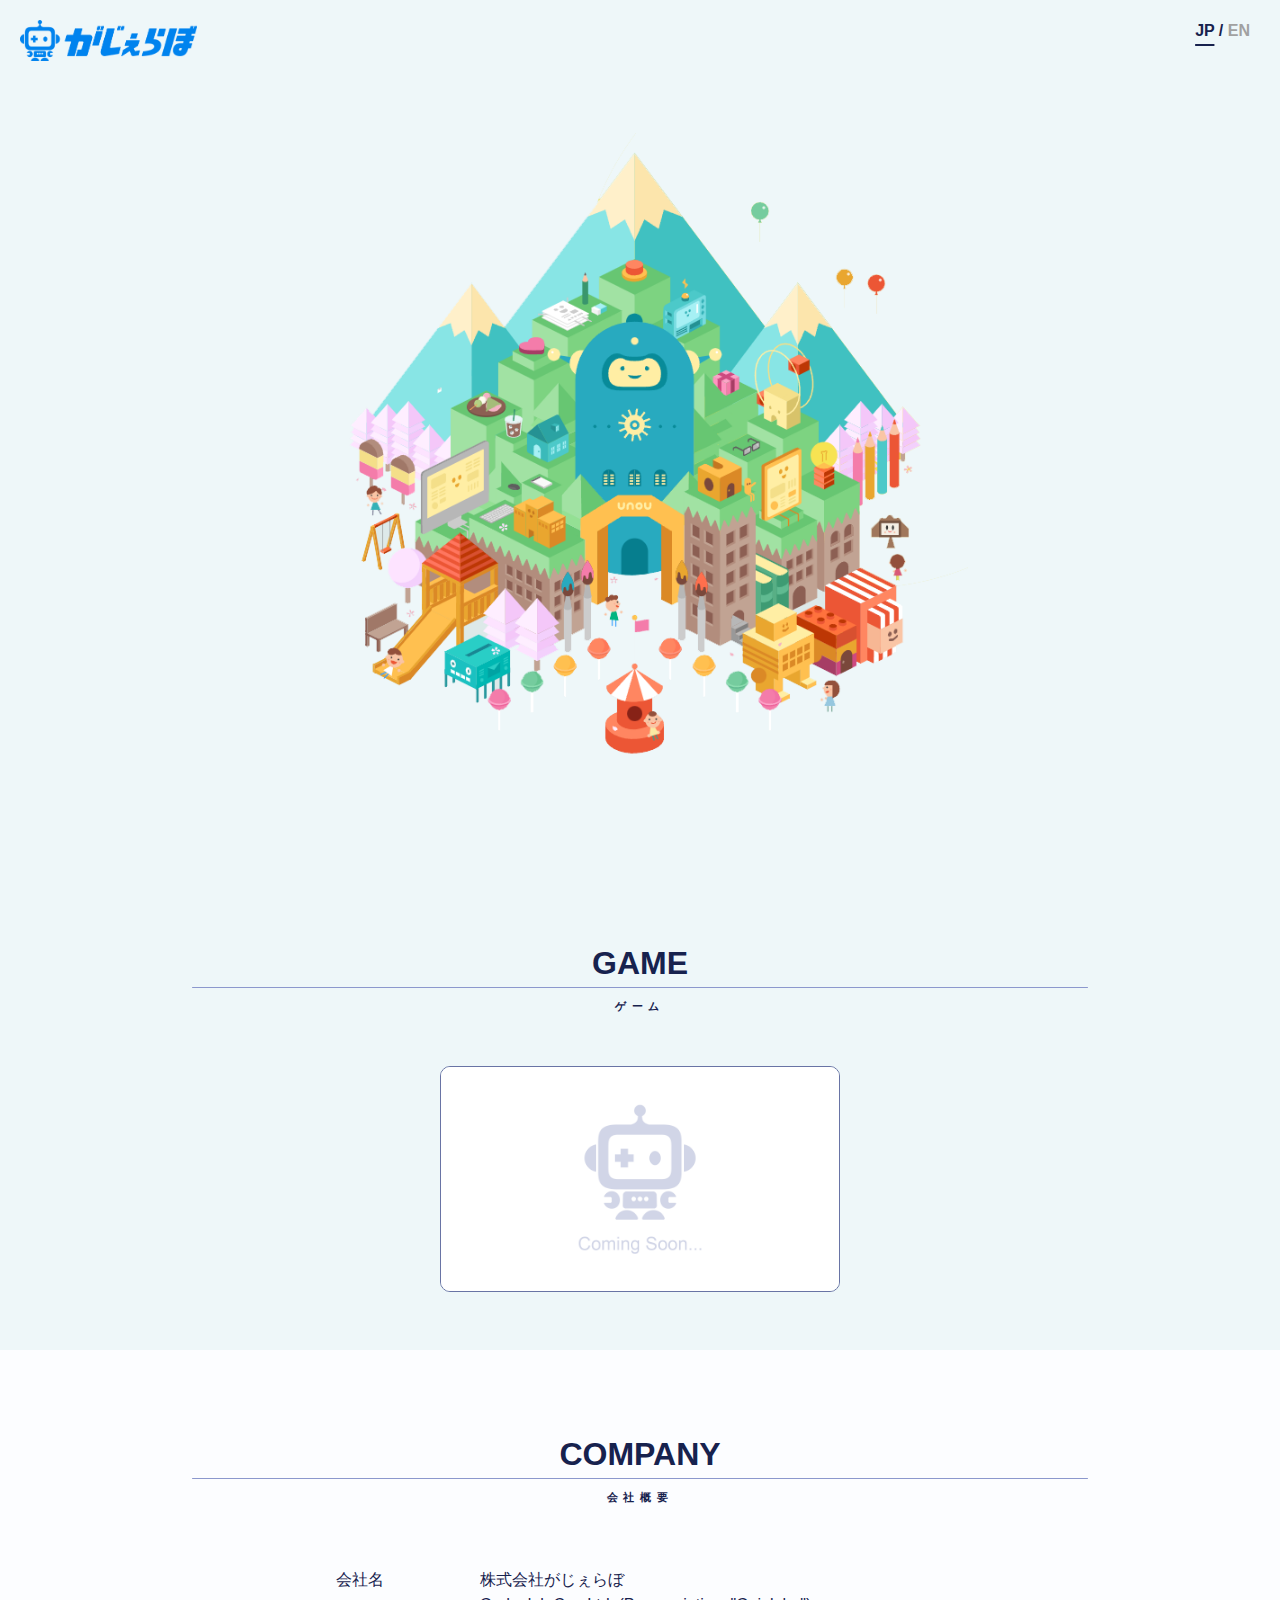
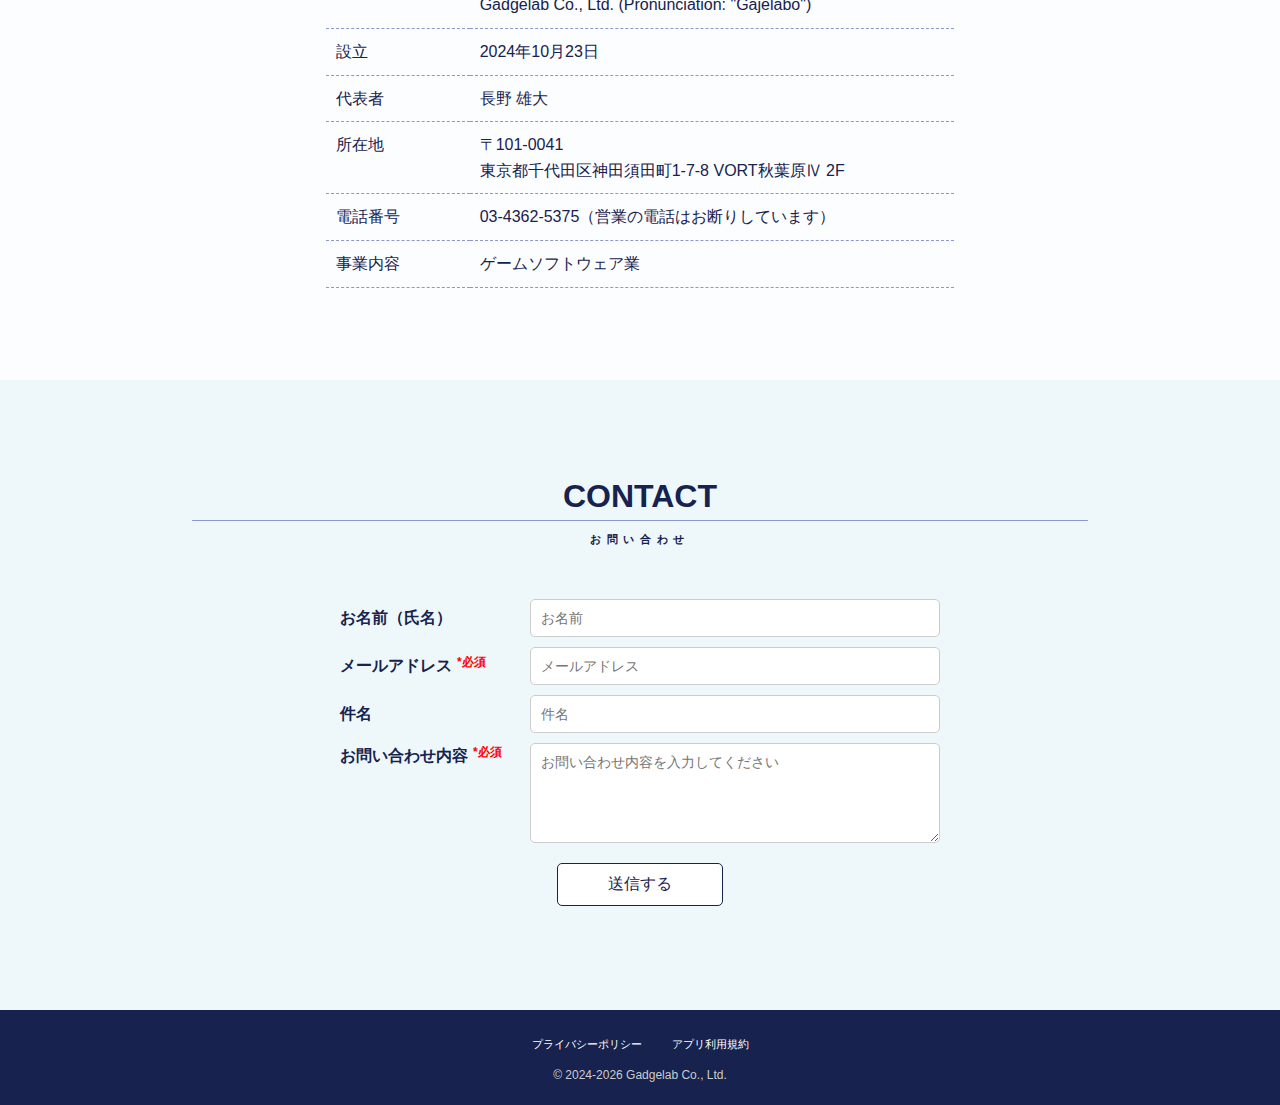
<file: public/index.html>
<!DOCTYPE html>
<html lang="ja">
	<head>
		<meta charset="UTF-8">
		<meta http-equiv="X-UA-Compatible" content="IE=edge">
		<meta name="viewport" content="width=device-width, initial-scale=1">
		<title>株式会社がじぇらぼ | Gadgelab Co., Ltd.</title>
		
		<meta name="description" content="株式会社がじぇらぼ(Gadgelab Co., Ltd.)の公式サイト。がじぇっとならぼ。">
		<meta name="keywords" content="株式会社がじぇらぼ,  がじぇらぼ, ゲーム, アプリ, インディーゲーム, カジュアルゲーム, ゲーム会社, ハイブリッドカジュアル, ハイパーカジュアル">	
		<meta property="og:title" content="株式会社がじぇらぼ | Gadgelab Co., Ltd." />
		<meta property="og:type" content="website" />
		<meta property="og:url" content="https://gadgelab.co.jp/" />
		<meta property="og:image" content="https://gadgelab.co.jp/img/ogimage.png" />
		<meta property="og:site_name" content="株式会社がじぇらぼ | Gadgelab Co., Ltd." />
		<meta property="og:description" content="株式会社がじぇらぼ(Gadgelab Co., Ltd.)の公式サイト。がじぇっとならぼ。" />
		<meta name="format-detection" content="telephone=no">
		<link rel="shortcut icon" type="image/vnd.microsoft.icon" href="img/favicon.ico">
		<link rel="icon" type="image/vnd.microsoft.icon" href="img/favicon.ico">
		<link rel="apple-touch-icon" sizes="180x180" href="img/touch_icon.png" />
		
		<link href="css/style.css" rel="stylesheet" type="text/css">
		<link href="css/style_footer.css" rel="stylesheet" type="text/css">		
		<link href="css/style_header.css" rel="stylesheet" type="text/css">		
		<link href="https://fonts.googleapis.com/css?family=Noto+Sans+JP:500,700,900&amp;subset=japanese" rel="stylesheet">
		<link rel="stylesheet" href="https://use.fontawesome.com/releases/v5.8.1/css/all.css" integrity="sha384-50oBUHEmvpQ+1lW4y57PTFmhCaXp0ML5d60M1M7uH2+nqUivzIebhndOJK28anvf" crossorigin="anonymous">
		<script async src="https://pagead2.googlesyndication.com/pagead/js/adsbygoogle.js?client=ca-pub-6864005217549021"
		crossorigin="anonymous"></script>
	</head>
	
	<body>
		<div id="wrapper" class="clearfix">
			<header class="header">
				<div class="header_inner">
					<div class="header_logo">
						<a href="index.html"><img src="img/logo.png" alt="株式会社がじぇらぼ"></a>
					</div>
				</div>
				<div class="language-switch">
					<span class="current">JP</span> / <a href="en.html">EN</a>
				</div>
			</header>
				<section id="kv">
					<div class="container">
						<h1><img src="img/image.png" alt="Gadgelab"/></h1>		
					</div>
				</section>
				
				<section id="game" class="content">
						<div  class="container">
							<h2>GAME</h2>
                            <hr>
							<h3>ゲーム</h3>
							<p>
                                <img src="img/app_icon.png" alt="Game icon"/><br>
							</p>
						</div>
				</section>

                <section id="company" class="content">
                    <div  class="container">
                        <h2>COMPANY</h2>
                        <hr>
                        <h3>会社概要</h3>
							<table class="custom-table">
								<tbody>
										<tr>
											<th>会社名</th>
											<td>株式会社がじぇらぼ<br>
												Gadgelab Co., Ltd. (Pronunciation: "Gajelabo")</td>
										</tr>
										<tr>
											<th>設立</th>
											<td>2024年10月23日</td>
										</tr>
										<tr>
											<th>代表者</th>
											<td>長野 雄大</td>
										</tr>
										<tr>
											<th>所在地</th>
											<td>〒101-0041<br>
												東京都千代田区神田須田町1-7-8 VORT秋葉原Ⅳ 2F
											</td>
										</tr>
										<tr>
											<th>電話番号</th>
											<td>03-4362-5375（営業の電話はお断りしています）</td>
										</tr>
										<tr>
											<th>事業内容</th>
											<td>ゲームソフトウェア業</td>
										</tr>
								</tbody>
							</table>
						<!--/.company_table-->
                    </div>
            </section>
			
			<section id="contact" class="content">
				<div class="contact">
					<h2>CONTACT</h2>
					<hr>
					<h3>お問い合わせ</h3>
					<form onsubmit="return validateForm();" method="POST">
						<input type="hidden" name="form-name" value="form 1" />
						<div class="form-container">
							<!-- お名前 -->
							<div class="form-group">
								<label for="name" class="label-text">お名前（氏名）</label>
								<input type="text" id="name" name="name" maxlength="20" placeholder="お名前">
							</div>
							<!-- メールアドレス -->
							<div class="form-group">
								<label for="email" class="label-text">メールアドレス<span class="required-mark">*必須</span></label>
								<input type="email" id="email" name="email" maxlength="50" placeholder="メールアドレス">
							</div>
							<!-- 件名 -->
							<div class="form-group">
								<label for="title" class="label-text">件名</label>
								<input type="text" id="title" name="title" maxlength="50" placeholder="件名">
							</div>
							<!-- お問い合わせ内容 -->
							<div class="form-group textarea-group">
								<label for="message" class="label-text">お問い合わせ内容<span class="required-mark">*必須</span></label>
								<textarea name="message" id="message" placeholder="お問い合わせ内容を入力してください"></textarea>
							</div>
						</div>
						<!-- エラーメッセージを表示するコンテナ -->
						<div id="error-container"></div>
						<div class="submit-container">
							<input type="submit" value="送信する" class="submit">
						</div>
					</form>
				</div>
			</section>			
				</div>
		
				<footer>
					<div class="footer-links">
						<ul>
							<li><a href="privacy_policy.html">プライバシーポリシー</a></li>
							<li><a href="app_terms.html">アプリ利用規約</a></li>
						</ul>
					</div>
					<p class="copyright">
						© 2024-<script>document.write(new Date().getFullYear());</script> Gadgelab Co., Ltd.
					</p>
					
				</footer>
		<script src="js/script.js"></script>
	</body>
</html>
</file>
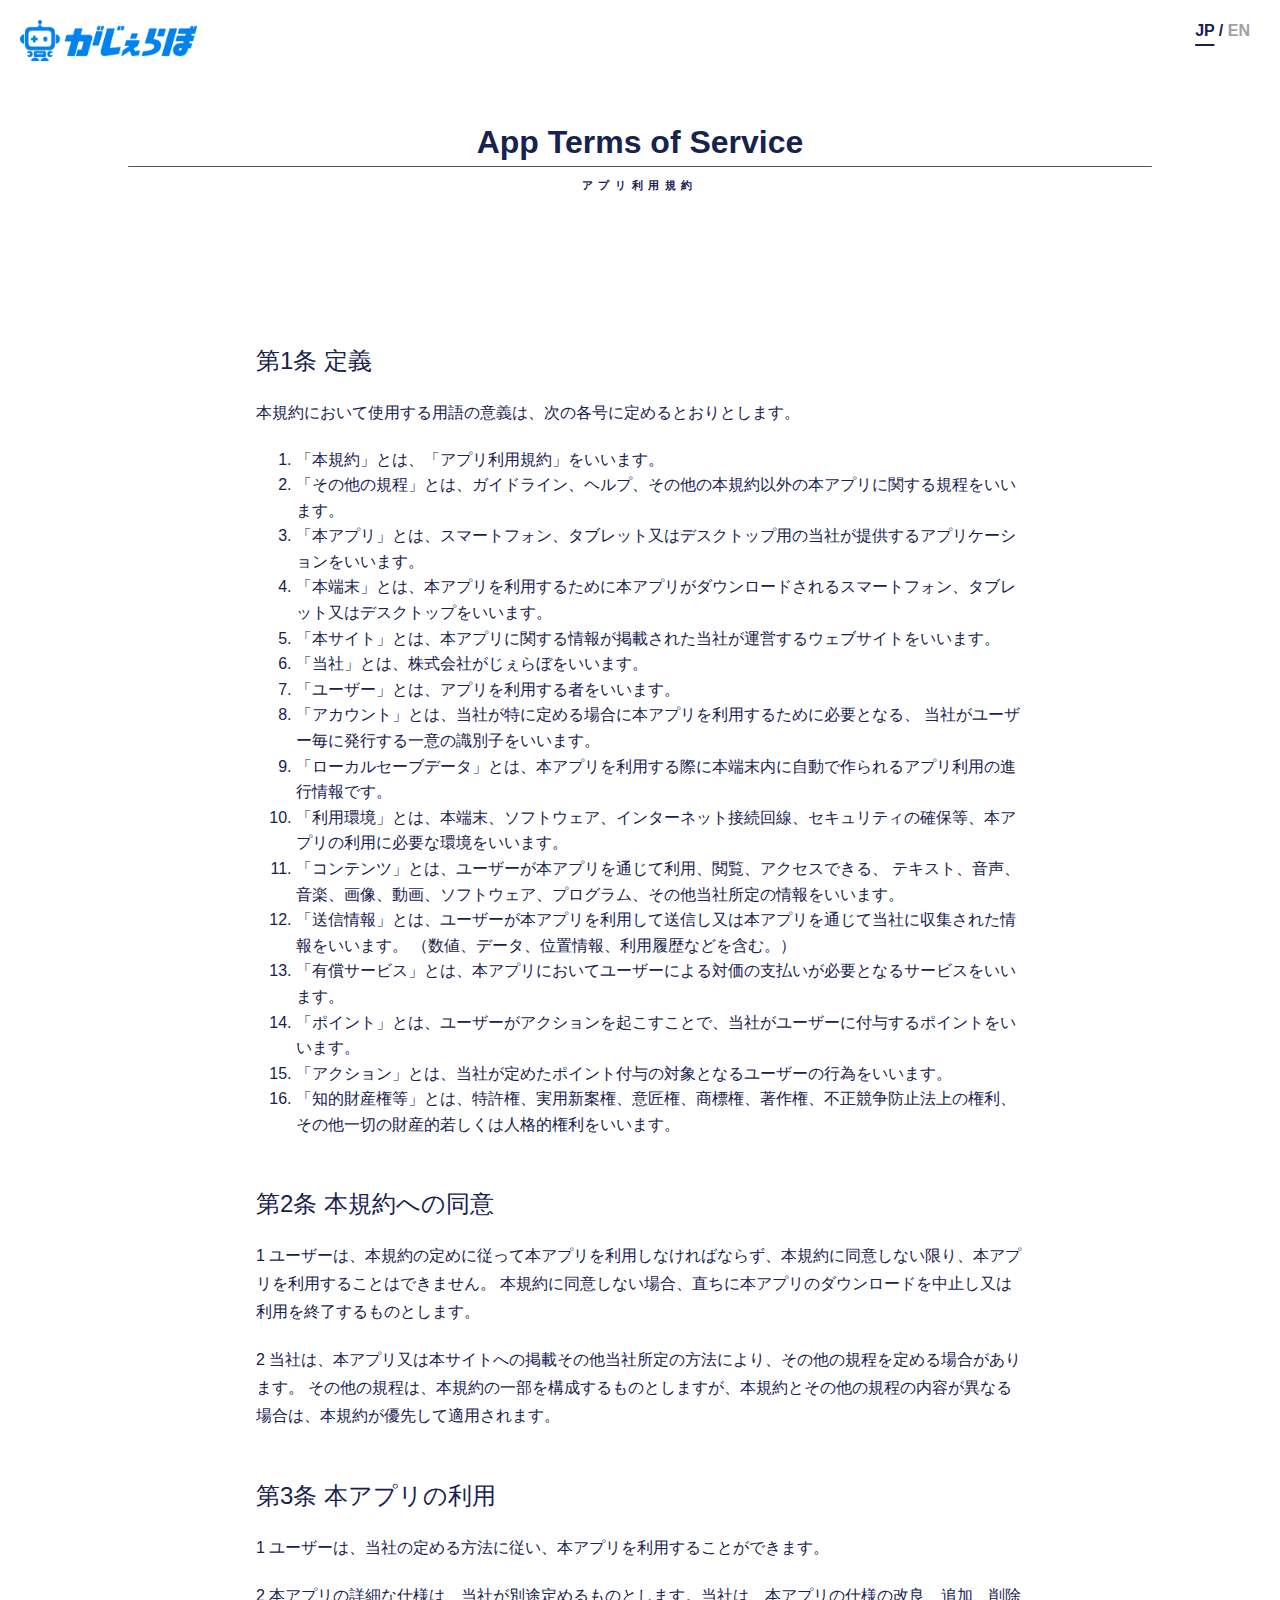
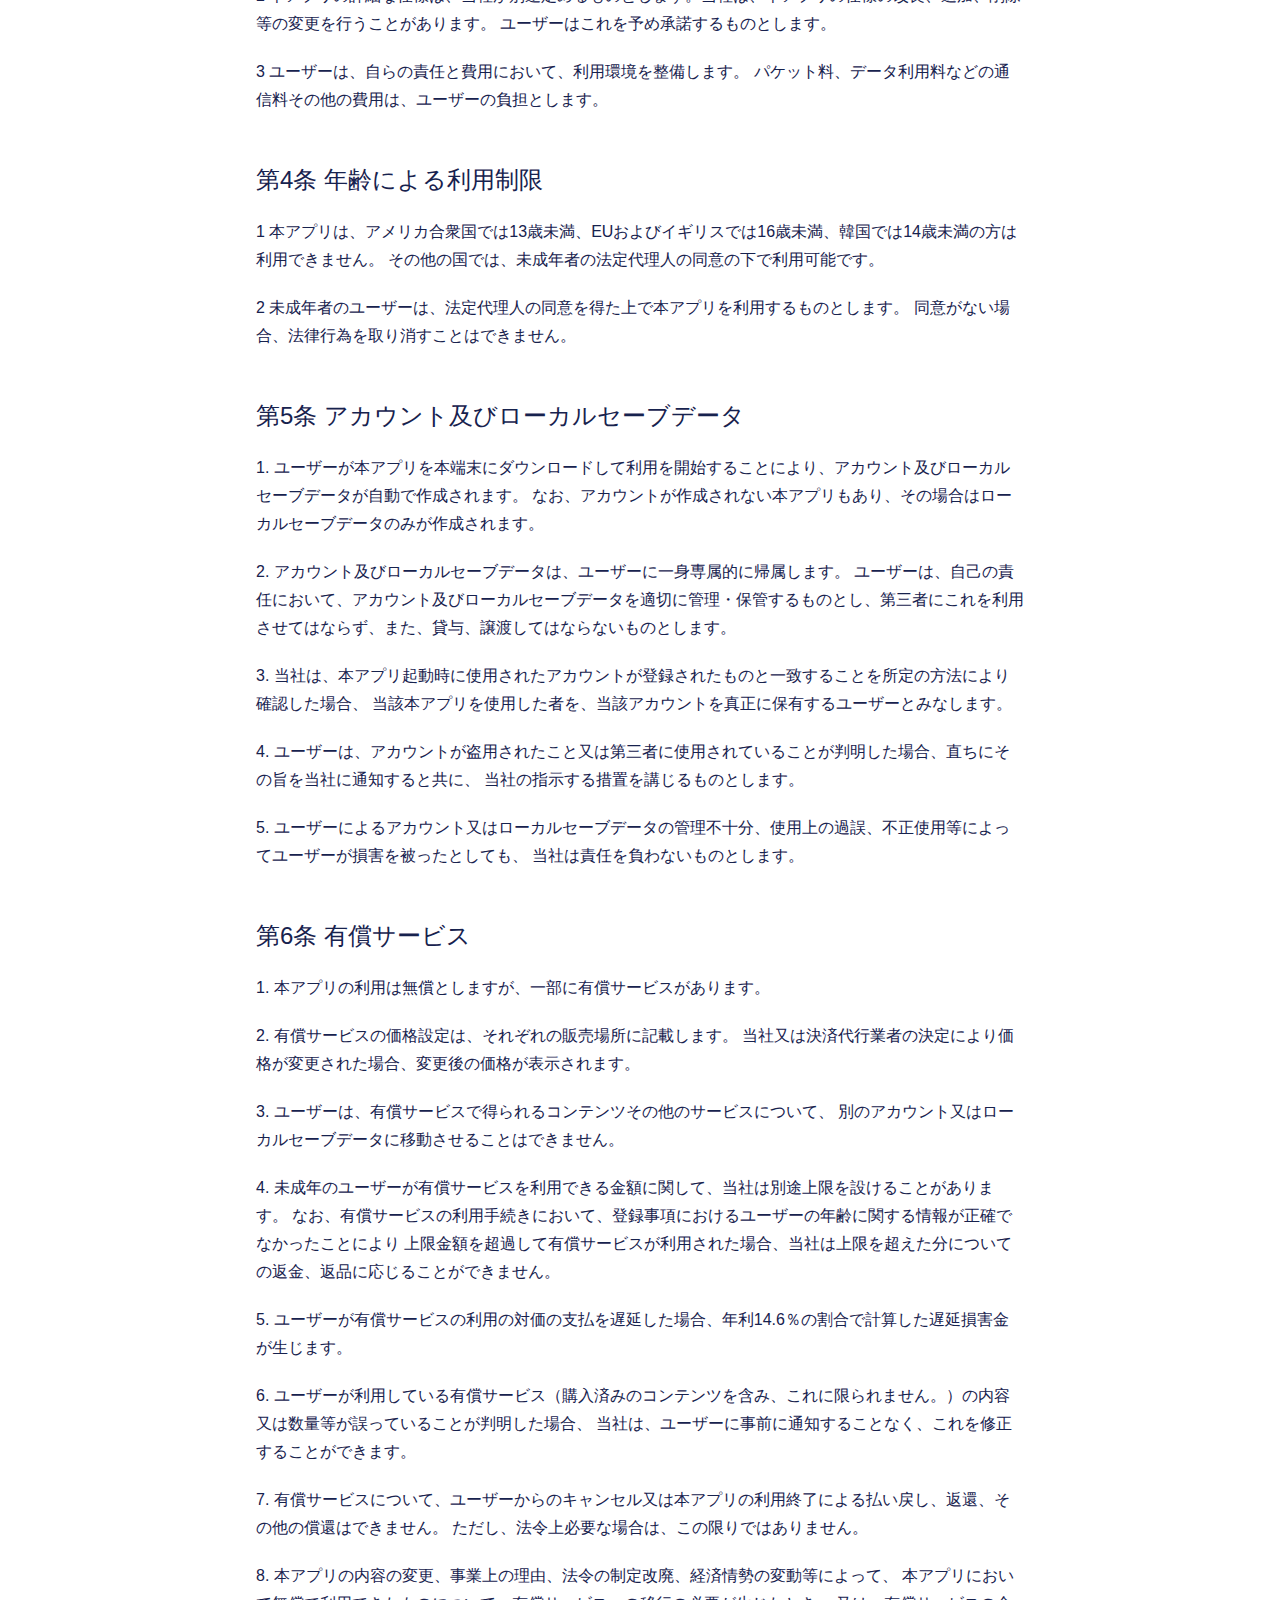
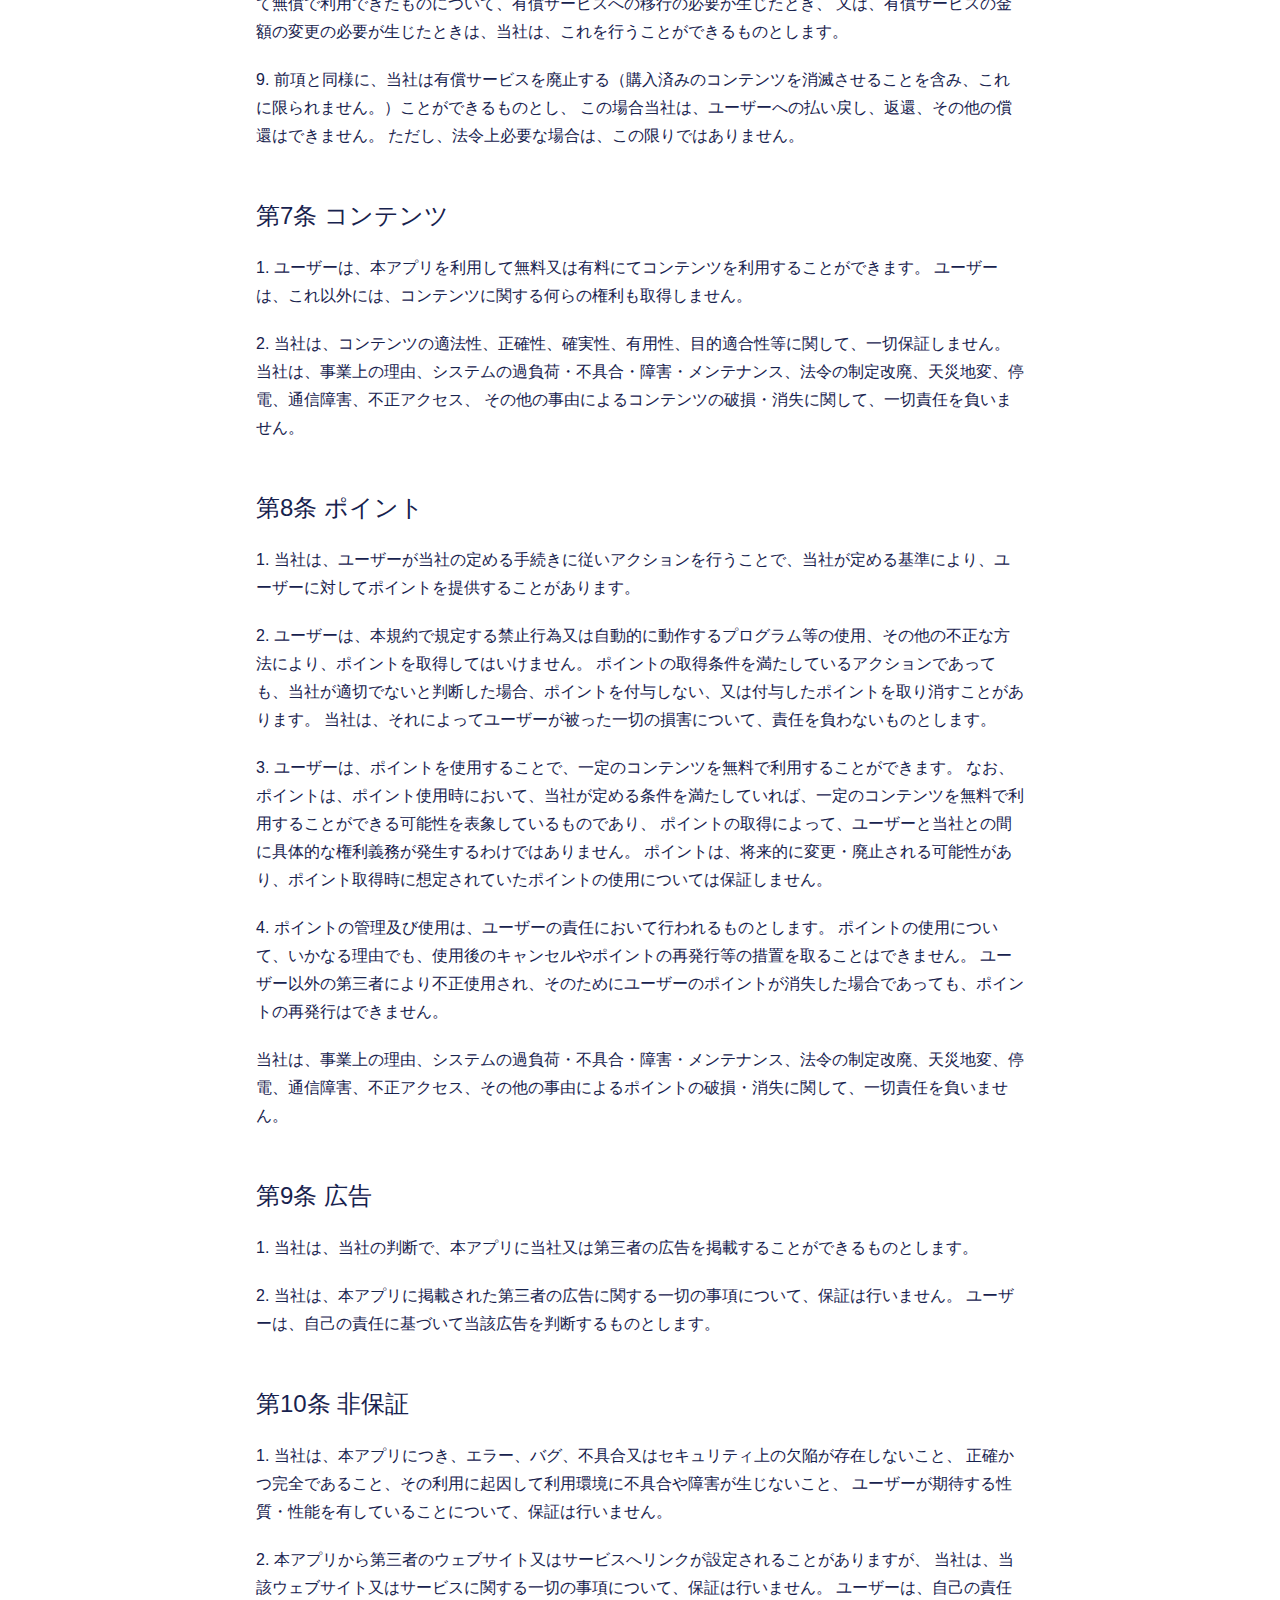
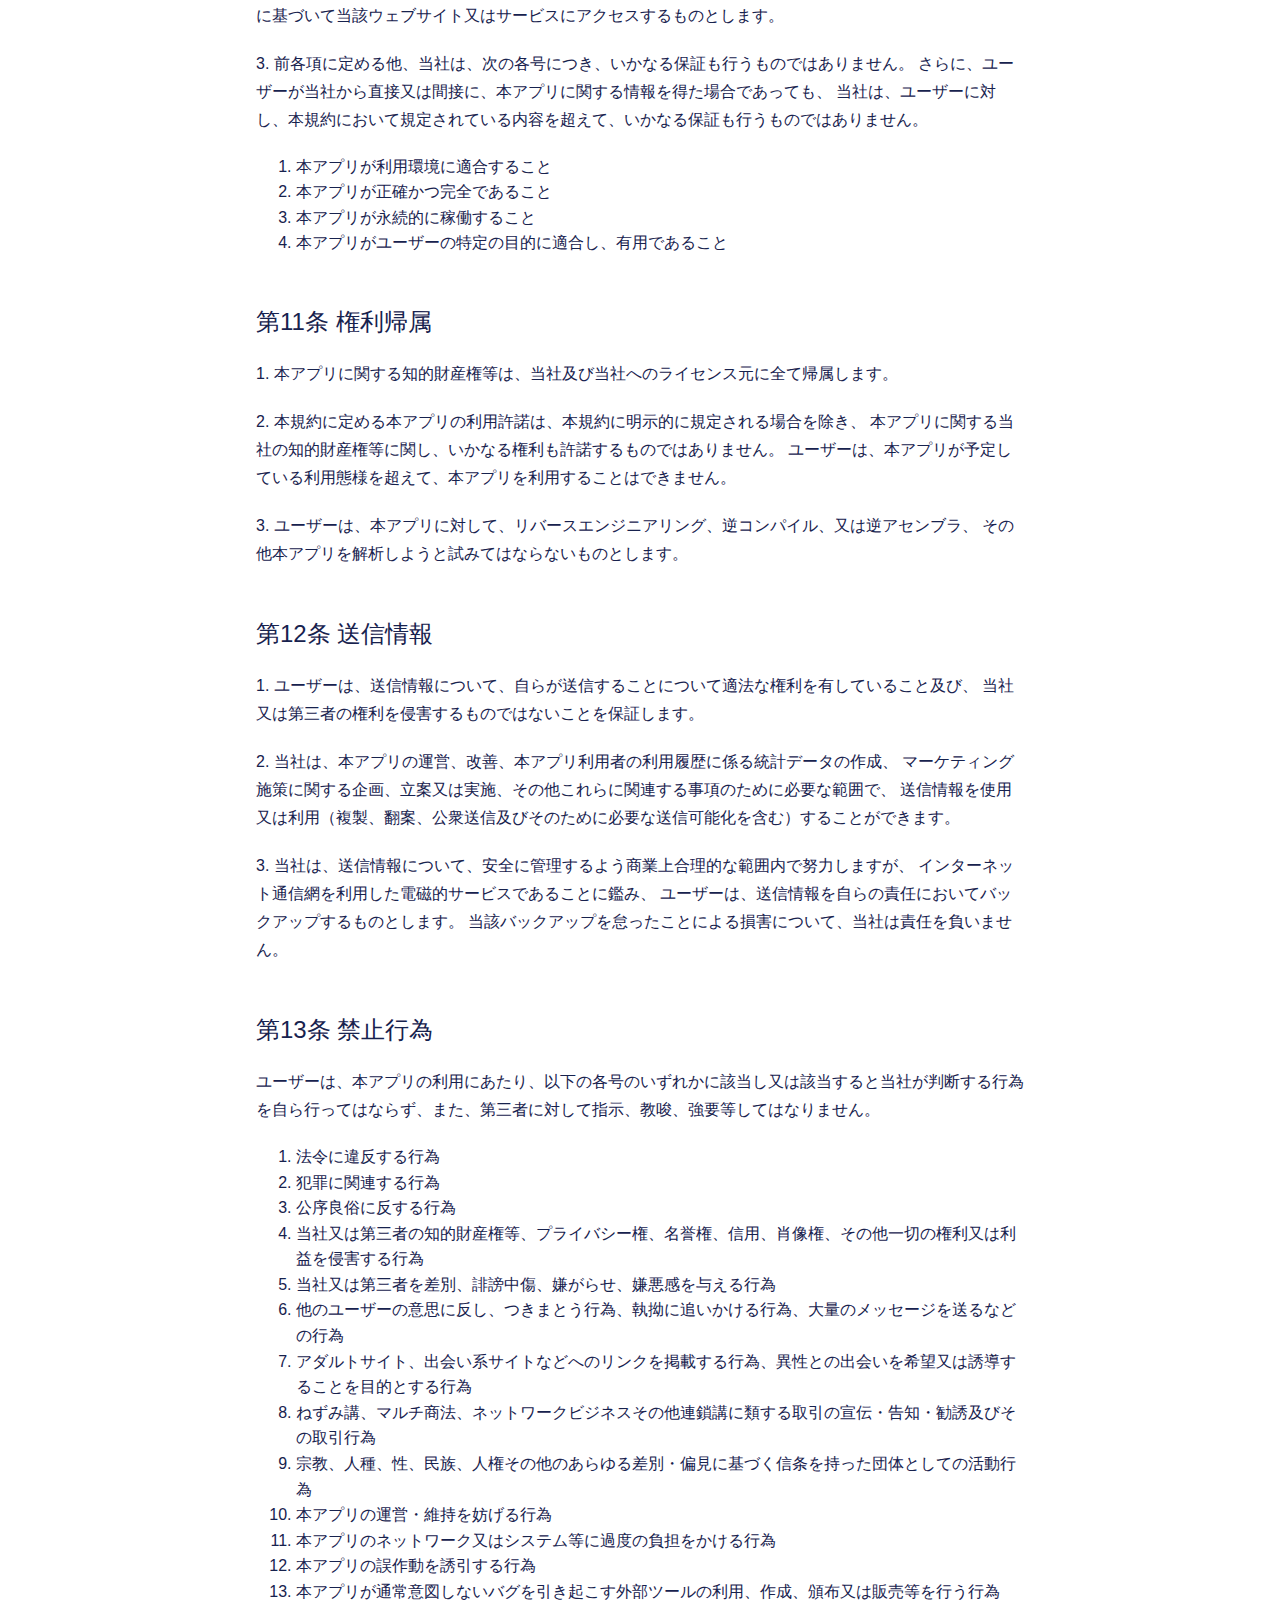
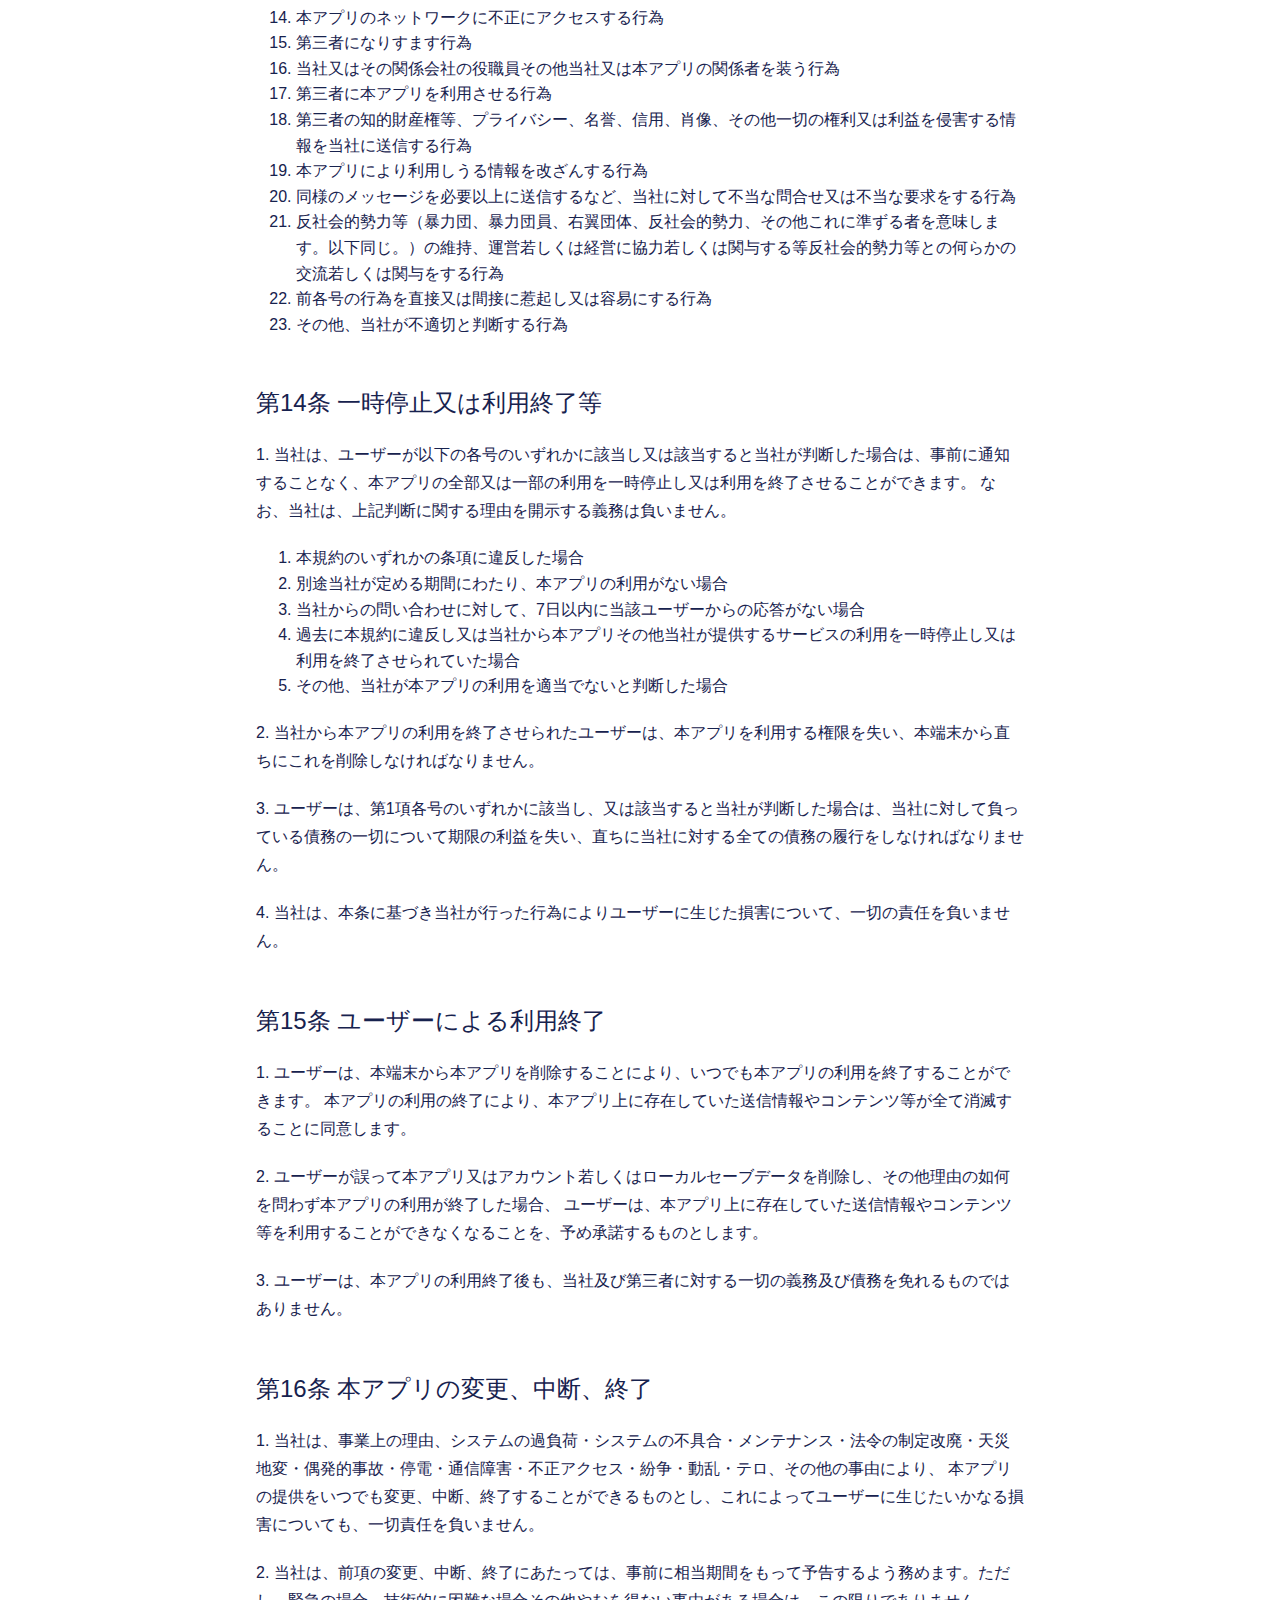
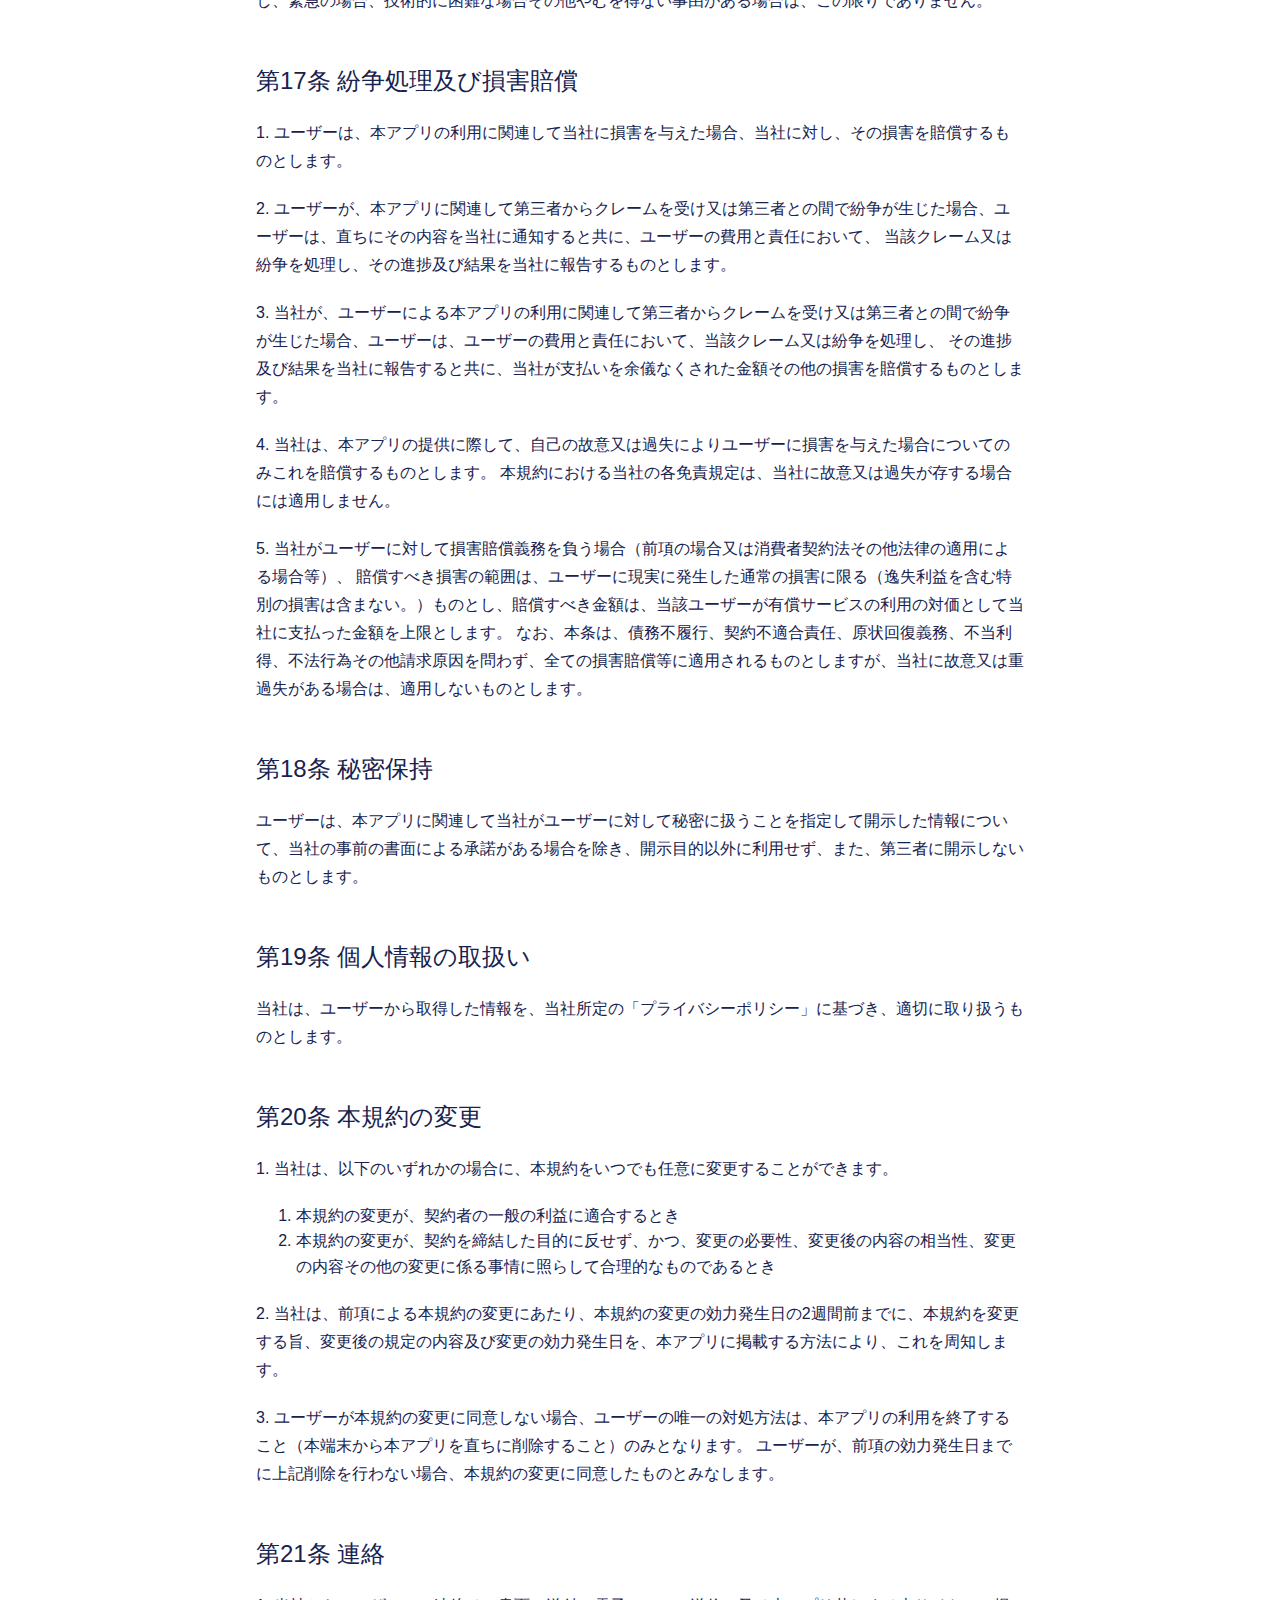
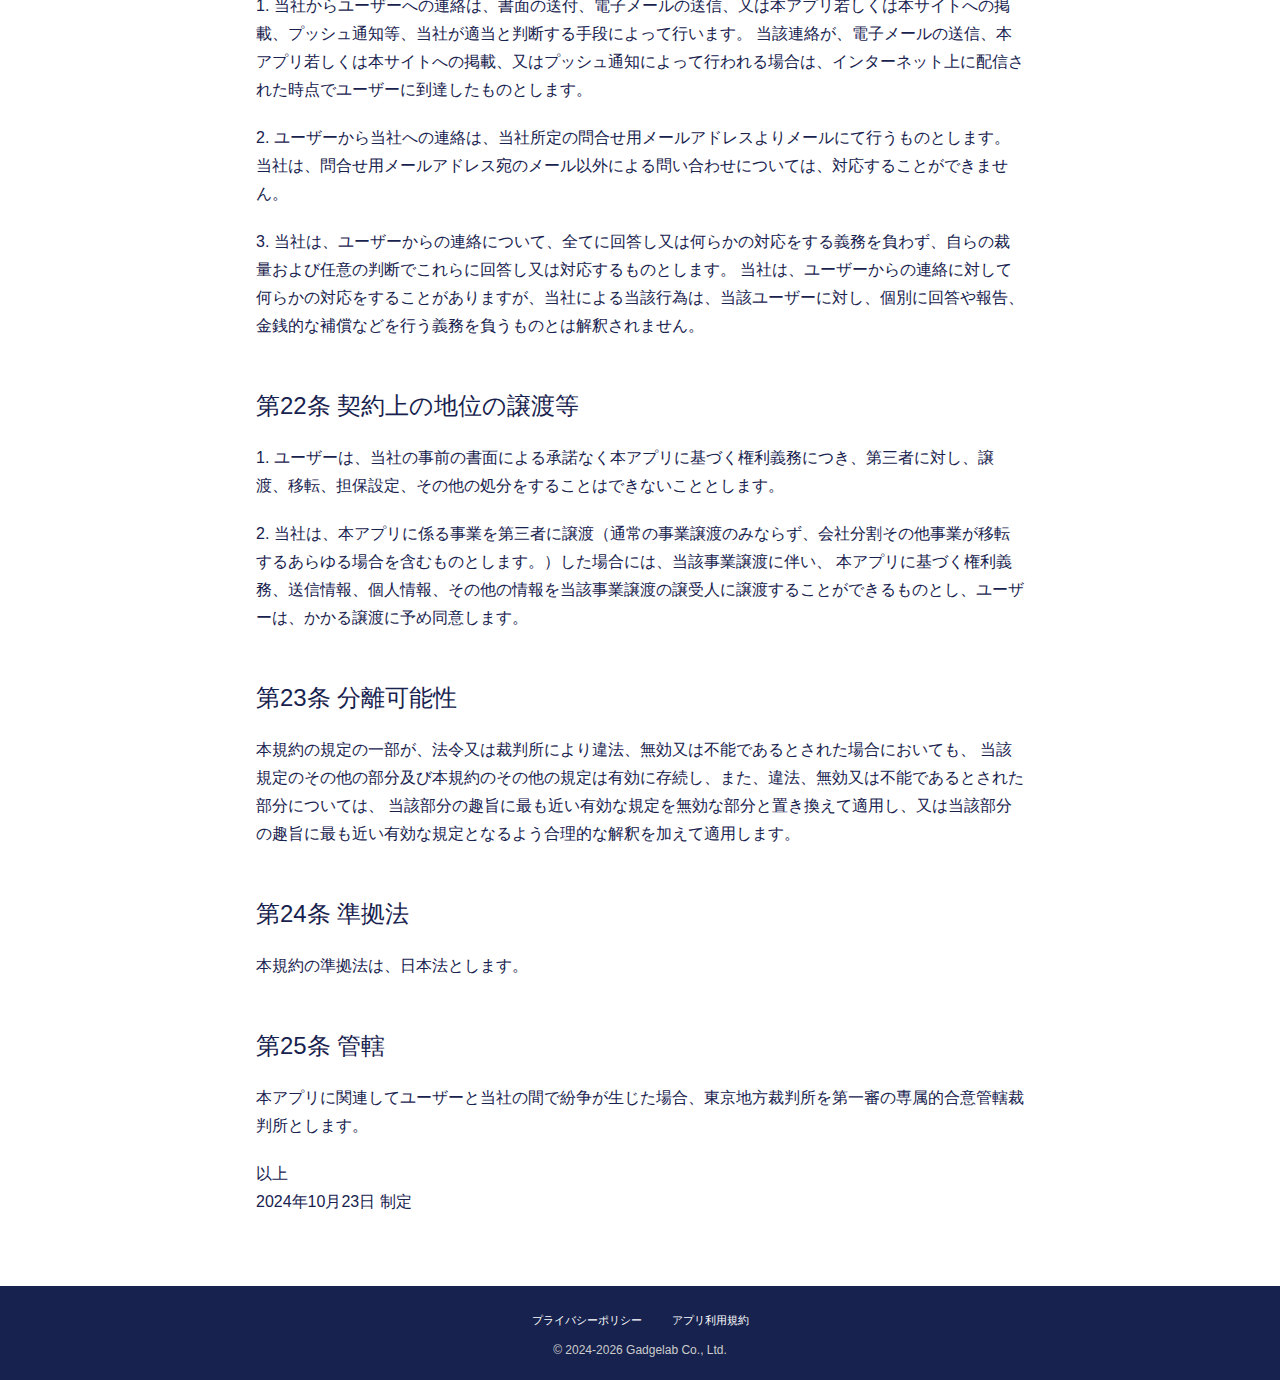
<file: public/app_terms.html>
<!DOCTYPE html>
<html lang="ja">
<head>
    <meta charset="UTF-8">
    <meta name="viewport" content="width=device-width, initial-scale=1.0">
	<meta charset="UTF-8">
	<meta http-equiv="X-UA-Compatible" content="IE=edge">
	<meta name="viewport" content="width=device-width, initial-scale=1">
    <title>アプリ利用規約 | 株式会社がじぇらぼ | Gadgelab Co., Ltd.</title>
	
	<meta name="description" content="株式会社がじぇらぼ(Gadgelab Co., Ltd.)の公式サイト。がじぇっとならぼ。">
	<meta name="keywords" content="株式会社がじぇらぼ,  がじぇらぼ, ゲーム, アプリ, インディーゲーム, カジュアルゲーム, ゲーム会社, ハイブリッドカジュアル, ハイパーカジュアル">	
	<meta property="og:title" content="株式会社がじぇらぼ | Gadgelab Co., Ltd." />
	<meta property="og:type" content="website" />
	<meta property="og:url" content="https://gadgelab.co.jp/" />
	<meta property="og:image" content="https://gadgelab.co.jp/img/ogimage.png" />
	<meta property="og:site_name" content="株式会社がじぇらぼ | Gadgelab Co., Ltd." />
	<meta property="og:description" content="株式会社がじぇらぼ(Gadgelab Co., Ltd.)の公式サイト。がじぇっとならぼ。" />
	
	<link rel="shortcut icon" type="image/vnd.microsoft.icon" href="img/favicon.ico">
	<link rel="icon" type="image/vnd.microsoft.icon" href="img/favicon.ico">
	<link rel="apple-touch-icon" sizes="180x180" href="img/touch_icon.png" />
	
	<link href="css/style_appterms.css" rel="stylesheet" type="text/css">
    <link href="css/style_footer.css" rel="stylesheet" type="text/css">	
    <link href="css/style_header.css" rel="stylesheet" type="text/css">		
	<link href="https://fonts.googleapis.com/css?family=Noto+Sans+JP:500,700,900&amp;subset=japanese" rel="stylesheet">
	<link rel="stylesheet" href="https://use.fontawesome.com/releases/v5.8.1/css/all.css" integrity="sha384-50oBUHEmvpQ+1lW4y57PTFmhCaXp0ML5d60M1M7uH2+nqUivzIebhndOJK28anvf" crossorigin="anonymous">
	<script async src="https://pagead2.googlesyndication.com/pagead/js/adsbygoogle.js?client=ca-pub-6864005217549021"
	crossorigin="anonymous"></script>

</head>
<body>
	<header class="header">
		<div class="header_inner">
			<div class="header_logo">
				<a href="index.html"><img src="img/logo.png" alt="株式会社がじぇらぼ"></a>
			</div>
		</div>
        <div class="language-switch">
            <span class="current">JP</span> / <a href="en.html">EN</a>
        </div>
	</header>


	<section id="title" class="title">
		<div class="container">
			<h2>App Terms of Service</h2>
			<hr>
			<h3>アプリ利用規約</h3>
        </div>
    </section>
	<section id="content" class="content">
		<div class="container">
        <!-- 第1条 -->
        <h4>第1条 定義</h4>
        <p>本規約において使用する用語の意義は、次の各号に定めるとおりとします。</p>
        <ol>
            <li>「本規約」とは、「アプリ利用規約」をいいます。</li>
            <li>「その他の規程」とは、ガイドライン、ヘルプ、その他の本規約以外の本アプリに関する規程をいいます。</li>
            <li>「本アプリ」とは、スマートフォン、タブレット又はデスクトップ用の当社が提供するアプリケーションをいいます。</li>
            <li>「本端末」とは、本アプリを利用するために本アプリがダウンロードされるスマートフォン、タブレット又はデスクトップをいいます。</li>
            <li>「本サイト」とは、本アプリに関する情報が掲載された当社が運営するウェブサイトをいいます。</li>
            <li>「当社」とは、株式会社がじぇらぼをいいます。</li>
            <li>「ユーザー」とは、アプリを利用する者をいいます。</li>
            <li>
                「アカウント」とは、当社が特に定める場合に本アプリを利用するために必要となる、
                当社がユーザー毎に発行する一意の識別子をいいます。
            </li>
            <li>「ローカルセーブデータ」とは、本アプリを利用する際に本端末内に自動で作られるアプリ利用の進行情報です。</li>
            <li>「利用環境」とは、本端末、ソフトウェア、インターネット接続回線、セキュリティの確保等、本アプリの利用に必要な環境をいいます。</li>
            <li>
                「コンテンツ」とは、ユーザーが本アプリを通じて利用、閲覧、アクセスできる、
                テキスト、音声、音楽、画像、動画、ソフトウェア、プログラム、その他当社所定の情報をいいます。
            </li>
            <li>
                「送信情報」とは、ユーザーが本アプリを利用して送信し又は本アプリを通じて当社に収集された情報をいいます。
                （数値、データ、位置情報、利用履歴などを含む。）
            </li>
            <li>「有償サービス」とは、本アプリにおいてユーザーによる対価の支払いが必要となるサービスをいいます。</li>
            <li>「ポイント」とは、ユーザーがアクションを起こすことで、当社がユーザーに付与するポイントをいいます。</li>
            <li>「アクション」とは、当社が定めたポイント付与の対象となるユーザーの行為をいいます。</li>
            <li>
                「知的財産権等」とは、特許権、実用新案権、意匠権、商標権、著作権、不正競争防止法上の権利、
                その他一切の財産的若しくは人格的権利をいいます。
            </li>
        </ol>

        <!-- 第2条 -->
        <h4>第2条 本規約への同意</h4>
        <p>
            1 ユーザーは、本規約の定めに従って本アプリを利用しなければならず、本規約に同意しない限り、本アプリを利用することはできません。
            本規約に同意しない場合、直ちに本アプリのダウンロードを中止し又は利用を終了するものとします。
        </p>
        <p>
            2 当社は、本アプリ又は本サイトへの掲載その他当社所定の方法により、その他の規程を定める場合があります。
            その他の規程は、本規約の一部を構成するものとしますが、本規約とその他の規程の内容が異なる場合は、本規約が優先して適用されます。
        </p>

        <!-- 第3条 -->
        <h4>第3条 本アプリの利用</h4>
        <p>
            1 ユーザーは、当社の定める方法に従い、本アプリを利用することができます。
        </p>
        <p>
            2 本アプリの詳細な仕様は、当社が別途定めるものとします。当社は、本アプリの仕様の改良、追加、削除等の変更を行うことがあります。
            ユーザーはこれを予め承諾するものとします。
        </p>
        <p>
            3 ユーザーは、自らの責任と費用において、利用環境を整備します。
            パケット料、データ利用料などの通信料その他の費用は、ユーザーの負担とします。
        </p>

        <!-- 第4条 -->
        <h4>第4条 年齢による利用制限</h4>
        <p>
            1 本アプリは、アメリカ合衆国では13歳未満、EUおよびイギリスでは16歳未満、韓国では14歳未満の方は利用できません。
            その他の国では、未成年者の法定代理人の同意の下で利用可能です。
        </p>
        <p>
            2 未成年者のユーザーは、法定代理人の同意を得た上で本アプリを利用するものとします。
            同意がない場合、法律行為を取り消すことはできません。
        </p>

        <!-- 第5条 -->
        <h4>第5条 アカウント及びローカルセーブデータ</h4>
        <p>
            1. ユーザーが本アプリを本端末にダウンロードして利用を開始することにより、アカウント及びローカルセーブデータが自動で作成されます。
            なお、アカウントが作成されない本アプリもあり、その場合はローカルセーブデータのみが作成されます。
        </p>
        <p>
            2. アカウント及びローカルセーブデータは、ユーザーに一身専属的に帰属します。
            ユーザーは、自己の責任において、アカウント及びローカルセーブデータを適切に管理・保管するものとし、第三者にこれを利用させてはならず、また、貸与、譲渡してはならないものとします。
        </p>
        <p>
            3. 当社は、本アプリ起動時に使用されたアカウントが登録されたものと一致することを所定の方法により確認した場合、
            当該本アプリを使用した者を、当該アカウントを真正に保有するユーザーとみなします。
        </p>
        <p>
            4. ユーザーは、アカウントが盗用されたこと又は第三者に使用されていることが判明した場合、直ちにその旨を当社に通知すると共に、
            当社の指示する措置を講じるものとします。
        </p>
        <p>
            5. ユーザーによるアカウント又はローカルセーブデータの管理不十分、使用上の過誤、不正使用等によってユーザーが損害を被ったとしても、
            当社は責任を負わないものとします。
        </p>

        <!-- 第6条 -->
        <h4>第6条 有償サービス</h4>
        <p>
            1. 本アプリの利用は無償としますが、一部に有償サービスがあります。
        </p>
        <p>
            2. 有償サービスの価格設定は、それぞれの販売場所に記載します。
            当社又は決済代行業者の決定により価格が変更された場合、変更後の価格が表示されます。
        </p>
        <p>
            3. ユーザーは、有償サービスで得られるコンテンツその他のサービスについて、
            別のアカウント又はローカルセーブデータに移動させることはできません。
        </p>
        <p>
            4. 未成年のユーザーが有償サービスを利用できる金額に関して、当社は別途上限を設けることがあります。
            なお、有償サービスの利用手続きにおいて、登録事項におけるユーザーの年齢に関する情報が正確でなかったことにより
            上限金額を超過して有償サービスが利用された場合、当社は上限を超えた分についての返金、返品に応じることができません。
        </p>
        <p>
            5. ユーザーが有償サービスの利用の対価の支払を遅延した場合、年利14.6％の割合で計算した遅延損害金が生じます。
        </p>
        <p>
            6. ユーザーが利用している有償サービス（購入済みのコンテンツを含み、これに限られません。）の内容又は数量等が誤っていることが判明した場合、
            当社は、ユーザーに事前に通知することなく、これを修正することができます。
        </p>
        <p>
            7. 有償サービスについて、ユーザーからのキャンセル又は本アプリの利用終了による払い戻し、返還、その他の償還はできません。
            ただし、法令上必要な場合は、この限りではありません。
        </p>
        <p>
            8. 本アプリの内容の変更、事業上の理由、法令の制定改廃、経済情勢の変動等によって、
            本アプリにおいて無償で利用できたものについて、有償サービスへの移行の必要が生じたとき、
            又は、有償サービスの金額の変更の必要が生じたときは、当社は、これを行うことができるものとします。
        </p>
        <p>
            9. 前項と同様に、当社は有償サービスを廃止する（購入済みのコンテンツを消滅させることを含み、これに限られません。）ことができるものとし、
            この場合当社は、ユーザーへの払い戻し、返還、その他の償還はできません。
            ただし、法令上必要な場合は、この限りではありません。
        </p>

        <!-- 第7条 -->
        <h4>第7条 コンテンツ</h4>
        <p>
            1. ユーザーは、本アプリを利用して無料又は有料にてコンテンツを利用することができます。
            ユーザーは、これ以外には、コンテンツに関する何らの権利も取得しません。
        </p>
        <p>
            2. 当社は、コンテンツの適法性、正確性、確実性、有用性、目的適合性等に関して、一切保証しません。
            当社は、事業上の理由、システムの過負荷・不具合・障害・メンテナンス、法令の制定改廃、天災地変、停電、通信障害、不正アクセス、
            その他の事由によるコンテンツの破損・消失に関して、一切責任を負いません。
        </p>

        <!-- 第8条 -->
        <h4>第8条 ポイント</h4>
        <p>
            1. 当社は、ユーザーが当社の定める手続きに従いアクションを行うことで、当社が定める基準により、ユーザーに対してポイントを提供することがあります。
        </p>
        <p>
            2. ユーザーは、本規約で規定する禁止行為又は自動的に動作するプログラム等の使用、その他の不正な方法により、ポイントを取得してはいけません。
			ポイントの取得条件を満たしているアクションであっても、当社が適切でないと判断した場合、ポイントを付与しない、又は付与したポイントを取り消すことがあります。
			当社は、それによってユーザーが被った一切の損害について、責任を負わないものとします。
        </p>
        <p>
			3. ユーザーは、ポイントを使用することで、一定のコンテンツを無料で利用することができます。
			なお、ポイントは、ポイント使用時において、当社が定める条件を満たしていれば、一定のコンテンツを無料で利用することができる可能性を表象しているものであり、
			ポイントの取得によって、ユーザーと当社との間に具体的な権利義務が発生するわけではありません。
			ポイントは、将来的に変更・廃止される可能性があり、ポイント取得時に想定されていたポイントの使用については保証しません。
        </p>
        <p>
			4. ポイントの管理及び使用は、ユーザーの責任において行われるものとします。
			ポイントの使用について、いかなる理由でも、使用後のキャンセルやポイントの再発行等の措置を取ることはできません。
			ユーザー以外の第三者により不正使用され、そのためにユーザーのポイントが消失した場合であっても、ポイントの再発行はできません。
        </p>
        <p>
			当社は、事業上の理由、システムの過負荷・不具合・障害・メンテナンス、法令の制定改廃、天災地変、停電、通信障害、不正アクセス、その他の事由によるポイントの破損・消失に関して、一切責任を負いません。
        </p>

       <!-- 第9条 広告 -->
	   <h4>第9条 広告</h4>
	   <p>
		   1. 当社は、当社の判断で、本アプリに当社又は第三者の広告を掲載することができるものとします。
	   </p>
	   <p>
		   2. 当社は、本アプリに掲載された第三者の広告に関する一切の事項について、保証は行いません。
		   ユーザーは、自己の責任に基づいて当該広告を判断するものとします。
	   </p>

	   <!-- 第10条 非保証 -->
	   <h4>第10条 非保証</h4>
	   <p>
		   1. 当社は、本アプリにつき、エラー、バグ、不具合又はセキュリティ上の欠陥が存在しないこと、
		   正確かつ完全であること、その利用に起因して利用環境に不具合や障害が生じないこと、
		   ユーザーが期待する性質・性能を有していることについて、保証は行いません。
	   </p>
	   <p>
		   2. 本アプリから第三者のウェブサイト又はサービスへリンクが設定されることがありますが、
		   当社は、当該ウェブサイト又はサービスに関する一切の事項について、保証は行いません。
		   ユーザーは、自己の責任に基づいて当該ウェブサイト又はサービスにアクセスするものとします。
	   </p>
	   <p>
		   3. 前各項に定める他、当社は、次の各号につき、いかなる保証も行うものではありません。
		   さらに、ユーザーが当社から直接又は間接に、本アプリに関する情報を得た場合であっても、
		   当社は、ユーザーに対し、本規約において規定されている内容を超えて、いかなる保証も行うものではありません。
	   </p>
	   <ol>
		   <li>本アプリが利用環境に適合すること</li>
		   <li>本アプリが正確かつ完全であること</li>
		   <li>本アプリが永続的に稼働すること</li>
		   <li>本アプリがユーザーの特定の目的に適合し、有用であること</li>
	   </ol>

	   <!-- 第11条 権利帰属 -->
	   <h4>第11条 権利帰属</h4>
	   <p>
		   1. 本アプリに関する知的財産権等は、当社及び当社へのライセンス元に全て帰属します。
	   </p>
	   <p>
		   2. 本規約に定める本アプリの利用許諾は、本規約に明示的に規定される場合を除き、
		   本アプリに関する当社の知的財産権等に関し、いかなる権利も許諾するものではありません。
		   ユーザーは、本アプリが予定している利用態様を超えて、本アプリを利用することはできません。
	   </p>
	   <p>
		   3. ユーザーは、本アプリに対して、リバースエンジニアリング、逆コンパイル、又は逆アセンブラ、
		   その他本アプリを解析しようと試みてはならないものとします。
	   </p>

	   <!-- 第12条 送信情報 -->
	   <h4>第12条 送信情報</h4>
	   <p>
		   1. ユーザーは、送信情報について、自らが送信することについて適法な権利を有していること及び、
		   当社又は第三者の権利を侵害するものではないことを保証します。
	   </p>
	   <p>
		   2. 当社は、本アプリの運営、改善、本アプリ利用者の利用履歴に係る統計データの作成、
		   マーケティング施策に関する企画、立案又は実施、その他これらに関連する事項のために必要な範囲で、
		   送信情報を使用又は利用（複製、翻案、公衆送信及びそのために必要な送信可能化を含む）することができます。
	   </p>
	   <p>
		   3. 当社は、送信情報について、安全に管理するよう商業上合理的な範囲内で努力しますが、
		   インターネット通信網を利用した電磁的サービスであることに鑑み、
		   ユーザーは、送信情報を自らの責任においてバックアップするものとします。
		   当該バックアップを怠ったことによる損害について、当社は責任を負いません。
	   </p>
        <!-- 第13条 禁止行為 -->
        <h4>第13条 禁止行為</h4>
        <p>
            ユーザーは、本アプリの利用にあたり、以下の各号のいずれかに該当し又は該当すると当社が判断する行為を自ら行ってはならず、また、第三者に対して指示、教唆、強要等してはなりません。
        </p>
        <ol>
            <li>法令に違反する行為</li>
            <li>犯罪に関連する行為</li>
            <li>公序良俗に反する行為</li>
            <li>当社又は第三者の知的財産権等、プライバシー権、名誉権、信用、肖像権、その他一切の権利又は利益を侵害する行為</li>
            <li>当社又は第三者を差別、誹謗中傷、嫌がらせ、嫌悪感を与える行為</li>
            <li>他のユーザーの意思に反し、つきまとう行為、執拗に追いかける行為、大量のメッセージを送るなどの行為</li>
            <li>アダルトサイト、出会い系サイトなどへのリンクを掲載する行為、異性との出会いを希望又は誘導することを目的とする行為</li>
            <li>ねずみ講、マルチ商法、ネットワークビジネスその他連鎖講に類する取引の宣伝・告知・勧誘及びその取引行為</li>
            <li>宗教、人種、性、民族、人権その他のあらゆる差別・偏見に基づく信条を持った団体としての活動行為</li>
            <li>本アプリの運営・維持を妨げる行為</li>
            <li>本アプリのネットワーク又はシステム等に過度の負担をかける行為</li>
            <li>本アプリの誤作動を誘引する行為</li>
            <li>本アプリが通常意図しないバグを引き起こす外部ツールの利用、作成、頒布又は販売等を行う行為</li>
            <li>本アプリのネットワークに不正にアクセスする行為</li>
            <li>第三者になりすます行為</li>
            <li>当社又はその関係会社の役職員その他当社又は本アプリの関係者を装う行為</li>
            <li>第三者に本アプリを利用させる行為</li>
            <li>第三者の知的財産権等、プライバシー、名誉、信用、肖像、その他一切の権利又は利益を侵害する情報を当社に送信する行為</li>
            <li>本アプリにより利用しうる情報を改ざんする行為</li>
            <li>同様のメッセージを必要以上に送信するなど、当社に対して不当な問合せ又は不当な要求をする行為</li>
            <li>反社会的勢力等（暴力団、暴力団員、右翼団体、反社会的勢力、その他これに準ずる者を意味します。以下同じ。）の維持、運営若しくは経営に協力若しくは関与する等反社会的勢力等との何らかの交流若しくは関与をする行為</li>
            <li>前各号の行為を直接又は間接に惹起し又は容易にする行為</li>
            <li>その他、当社が不適切と判断する行為</li>
        </ol>

        <!-- 第14条 一時停止又は利用終了等 -->
        <h4>第14条 一時停止又は利用終了等</h4>
        <p>
            1. 当社は、ユーザーが以下の各号のいずれかに該当し又は該当すると当社が判断した場合は、事前に通知することなく、本アプリの全部又は一部の利用を一時停止し又は利用を終了させることができます。
			なお、当社は、上記判断に関する理由を開示する義務は負いません。
        </p>
        <ol>
            <li>本規約のいずれかの条項に違反した場合</li>
            <li>別途当社が定める期間にわたり、本アプリの利用がない場合</li>
            <li>当社からの問い合わせに対して、7日以内に当該ユーザーからの応答がない場合</li>
            <li>過去に本規約に違反し又は当社から本アプリその他当社が提供するサービスの利用を一時停止し又は利用を終了させられていた場合</li>
            <li>その他、当社が本アプリの利用を適当でないと判断した場合</li>
        </ol>
        <p>
            2. 当社から本アプリの利用を終了させられたユーザーは、本アプリを利用する権限を失い、本端末から直ちにこれを削除しなければなりません。
        </p>
        <p>
            3. ユーザーは、第1項各号のいずれかに該当し、又は該当すると当社が判断した場合は、当社に対して負っている債務の一切について期限の利益を失い、直ちに当社に対する全ての債務の履行をしなければなりません。
        </p>
        <p>
            4. 当社は、本条に基づき当社が行った行為によりユーザーに生じた損害について、一切の責任を負いません。
        </p>

        <!-- 第15条 ユーザーによる利用終了 -->
        <h4>第15条 ユーザーによる利用終了</h4>
        <p>
            1. ユーザーは、本端末から本アプリを削除することにより、いつでも本アプリの利用を終了することができます。
			本アプリの利用の終了により、本アプリ上に存在していた送信情報やコンテンツ等が全て消滅することに同意します。
        </p>
        <p>
            2. ユーザーが誤って本アプリ又はアカウント若しくはローカルセーブデータを削除し、その他理由の如何を問わず本アプリの利用が終了した場合、
			ユーザーは、本アプリ上に存在していた送信情報やコンテンツ等を利用することができなくなることを、予め承諾するものとします。
        </p>
        <p>
            3. ユーザーは、本アプリの利用終了後も、当社及び第三者に対する一切の義務及び債務を免れるものではありません。
        </p>

        <!-- 第16条 本アプリの変更、中断、終了 -->
        <h4>第16条 本アプリの変更、中断、終了</h4>
        <p>
            1. 当社は、事業上の理由、システムの過負荷・システムの不具合・メンテナンス・法令の制定改廃・天災地変・偶発的事故・停電・通信障害・不正アクセス・紛争・動乱・テロ、その他の事由により、
			本アプリの提供をいつでも変更、中断、終了することができるものとし、これによってユーザーに生じたいかなる損害についても、一切責任を負いません。
        </p>
        <p>
            2. 当社は、前項の変更、中断、終了にあたっては、事前に相当期間をもって予告するよう務めます。ただし、緊急の場合、技術的に困難な場合その他やむを得ない事由がある場合は、この限りでありません。
        </p>

        <!-- 第17条 紛争処理及び損害賠償 -->
        <h4>第17条 紛争処理及び損害賠償</h4>
        <p>
            1. ユーザーは、本アプリの利用に関連して当社に損害を与えた場合、当社に対し、その損害を賠償するものとします。
        </p>
        <p>
            2. ユーザーが、本アプリに関連して第三者からクレームを受け又は第三者との間で紛争が生じた場合、ユーザーは、直ちにその内容を当社に通知すると共に、ユーザーの費用と責任において、
			当該クレーム又は紛争を処理し、その進捗及び結果を当社に報告するものとします。
        </p>
        <p>
            3. 当社が、ユーザーによる本アプリの利用に関連して第三者からクレームを受け又は第三者との間で紛争が生じた場合、ユーザーは、ユーザーの費用と責任において、当該クレーム又は紛争を処理し、
			その進捗及び結果を当社に報告すると共に、当社が支払いを余儀なくされた金額その他の損害を賠償するものとします。
        </p>
        <p>
            4. 当社は、本アプリの提供に際して、自己の故意又は過失によりユーザーに損害を与えた場合についてのみこれを賠償するものとします。
			本規約における当社の各免責規定は、当社に故意又は過失が存する場合には適用しません。
        </p>
        <p>
            5. 当社がユーザーに対して損害賠償義務を負う場合（前項の場合又は消費者契約法その他法律の適用による場合等）、
			賠償すべき損害の範囲は、ユーザーに現実に発生した通常の損害に限る（逸失利益を含む特別の損害は含まない。）ものとし、賠償すべき金額は、当該ユーザーが有償サービスの利用の対価として当社に支払った金額を上限とします。
			なお、本条は、債務不履行、契約不適合責任、原状回復義務、不当利得、不法行為その他請求原因を問わず、全ての損害賠償等に適用されるものとしますが、当社に故意又は重過失がある場合は、適用しないものとします。
        </p>

        <!-- 第18条 秘密保持 -->
        <h4>第18条 秘密保持</h4>
        <p>
            ユーザーは、本アプリに関連して当社がユーザーに対して秘密に扱うことを指定して開示した情報について、当社の事前の書面による承諾がある場合を除き、開示目的以外に利用せず、また、第三者に開示しないものとします。
        </p>

        <!-- 第19条 個人情報の取扱い -->
        <h4>第19条 個人情報の取扱い</h4>
        <p>
            当社は、ユーザーから取得した情報を、当社所定の「プライバシーポリシー」に基づき、適切に取り扱うものとします。
        </p>

        <!-- 第20条 本規約の変更 -->
        <h4>第20条 本規約の変更</h4>
        <p>
            1. 当社は、以下のいずれかの場合に、本規約をいつでも任意に変更することができます。
        </p>
        <ol>
            <li>本規約の変更が、契約者の一般の利益に適合するとき</li>
            <li>本規約の変更が、契約を締結した目的に反せず、かつ、変更の必要性、変更後の内容の相当性、変更の内容その他の変更に係る事情に照らして合理的なものであるとき</li>
        </ol>
        <p>
            2. 当社は、前項による本規約の変更にあたり、本規約の変更の効力発生日の2週間前までに、本規約を変更する旨、変更後の規定の内容及び変更の効力発生日を、本アプリに掲載する方法により、これを周知します。
        </p>
        <p>
            3. ユーザーが本規約の変更に同意しない場合、ユーザーの唯一の対処方法は、本アプリの利用を終了すること（本端末から本アプリを直ちに削除すること）のみとなります。
			ユーザーが、前項の効力発生日までに上記削除を行わない場合、本規約の変更に同意したものとみなします。
        </p>

        <!-- 第21条 連絡 -->
        <h4>第21条 連絡</h4>
        <p>
            1. 当社からユーザーへの連絡は、書面の送付、電子メールの送信、又は本アプリ若しくは本サイトへの掲載、プッシュ通知等、当社が適当と判断する手段によって行います。
			当該連絡が、電子メールの送信、本アプリ若しくは本サイトへの掲載、又はプッシュ通知によって行われる場合は、インターネット上に配信された時点でユーザーに到達したものとします。
        </p>
        <p>
            2. ユーザーから当社への連絡は、当社所定の問合せ用メールアドレスよりメールにて行うものとします。
			当社は、問合せ用メールアドレス宛のメール以外による問い合わせについては、対応することができません。
        </p>
        <p>
            3. 当社は、ユーザーからの連絡について、全てに回答し又は何らかの対応をする義務を負わず、自らの裁量および任意の判断でこれらに回答し又は対応するものとします。
			当社は、ユーザーからの連絡に対して何らかの対応をすることがありますが、当社による当該行為は、当該ユーザーに対し、個別に回答や報告、金銭的な補償などを行う義務を負うものとは解釈されません。
        </p>

        <!-- 第22条 契約上の地位の譲渡等 -->
        <h4>第22条 契約上の地位の譲渡等</h4>
        <p>
            1. ユーザーは、当社の事前の書面による承諾なく本アプリに基づく権利義務につき、第三者に対し、譲渡、移転、担保設定、その他の処分をすることはできないこととします。
        </p>
        <p>
            2. 当社は、本アプリに係る事業を第三者に譲渡（通常の事業譲渡のみならず、会社分割その他事業が移転するあらゆる場合を含むものとします。）した場合には、当該事業譲渡に伴い、
			本アプリに基づく権利義務、送信情報、個人情報、その他の情報を当該事業譲渡の譲受人に譲渡することができるものとし、ユーザーは、かかる譲渡に予め同意します。
        </p>
		
       <!-- 第23条 分離可能性 -->
	   <h4>第23条 分離可能性</h4>
	   <p>
		   本規約の規定の一部が、法令又は裁判所により違法、無効又は不能であるとされた場合においても、
		   当該規定のその他の部分及び本規約のその他の規定は有効に存続し、また、違法、無効又は不能であるとされた部分については、
		   当該部分の趣旨に最も近い有効な規定を無効な部分と置き換えて適用し、又は当該部分の趣旨に最も近い有効な規定となるよう合理的な解釈を加えて適用します。
	   </p>

	   <!-- 第24条 準拠法 -->
	   <h4>第24条 準拠法</h4>
	   <p>
		   本規約の準拠法は、日本法とします。
	   </p>

	   <!-- 第25条 管轄 -->
	   <h4>第25条 管轄</h4>
	   <p>
		   本アプリに関連してユーザーと当社の間で紛争が生じた場合、東京地方裁判所を第一審の専属的合意管轄裁判所とします。
	   </p>

	   <!-- 締結情報 -->
	   <p>
		   以上<br>
		   2024年10月23日 制定<br>
	   </p>
		
		</div>
	</section>
	
	<footer>
		<div class="footer-links">
			<ul>
                <li><a href="privacy_policy.html">プライバシーポリシー</a></li>
                <li><a href="app_terms.html">アプリ利用規約</a></li>
			</ul>
		</div>
		<p class="copyright">
			© 2024-<script>document.write(new Date().getFullYear());</script> Gadgelab Co., Ltd.
		</p>
	</footer>
<script src="js/script.js"></script>
</body>
</html>
</file>
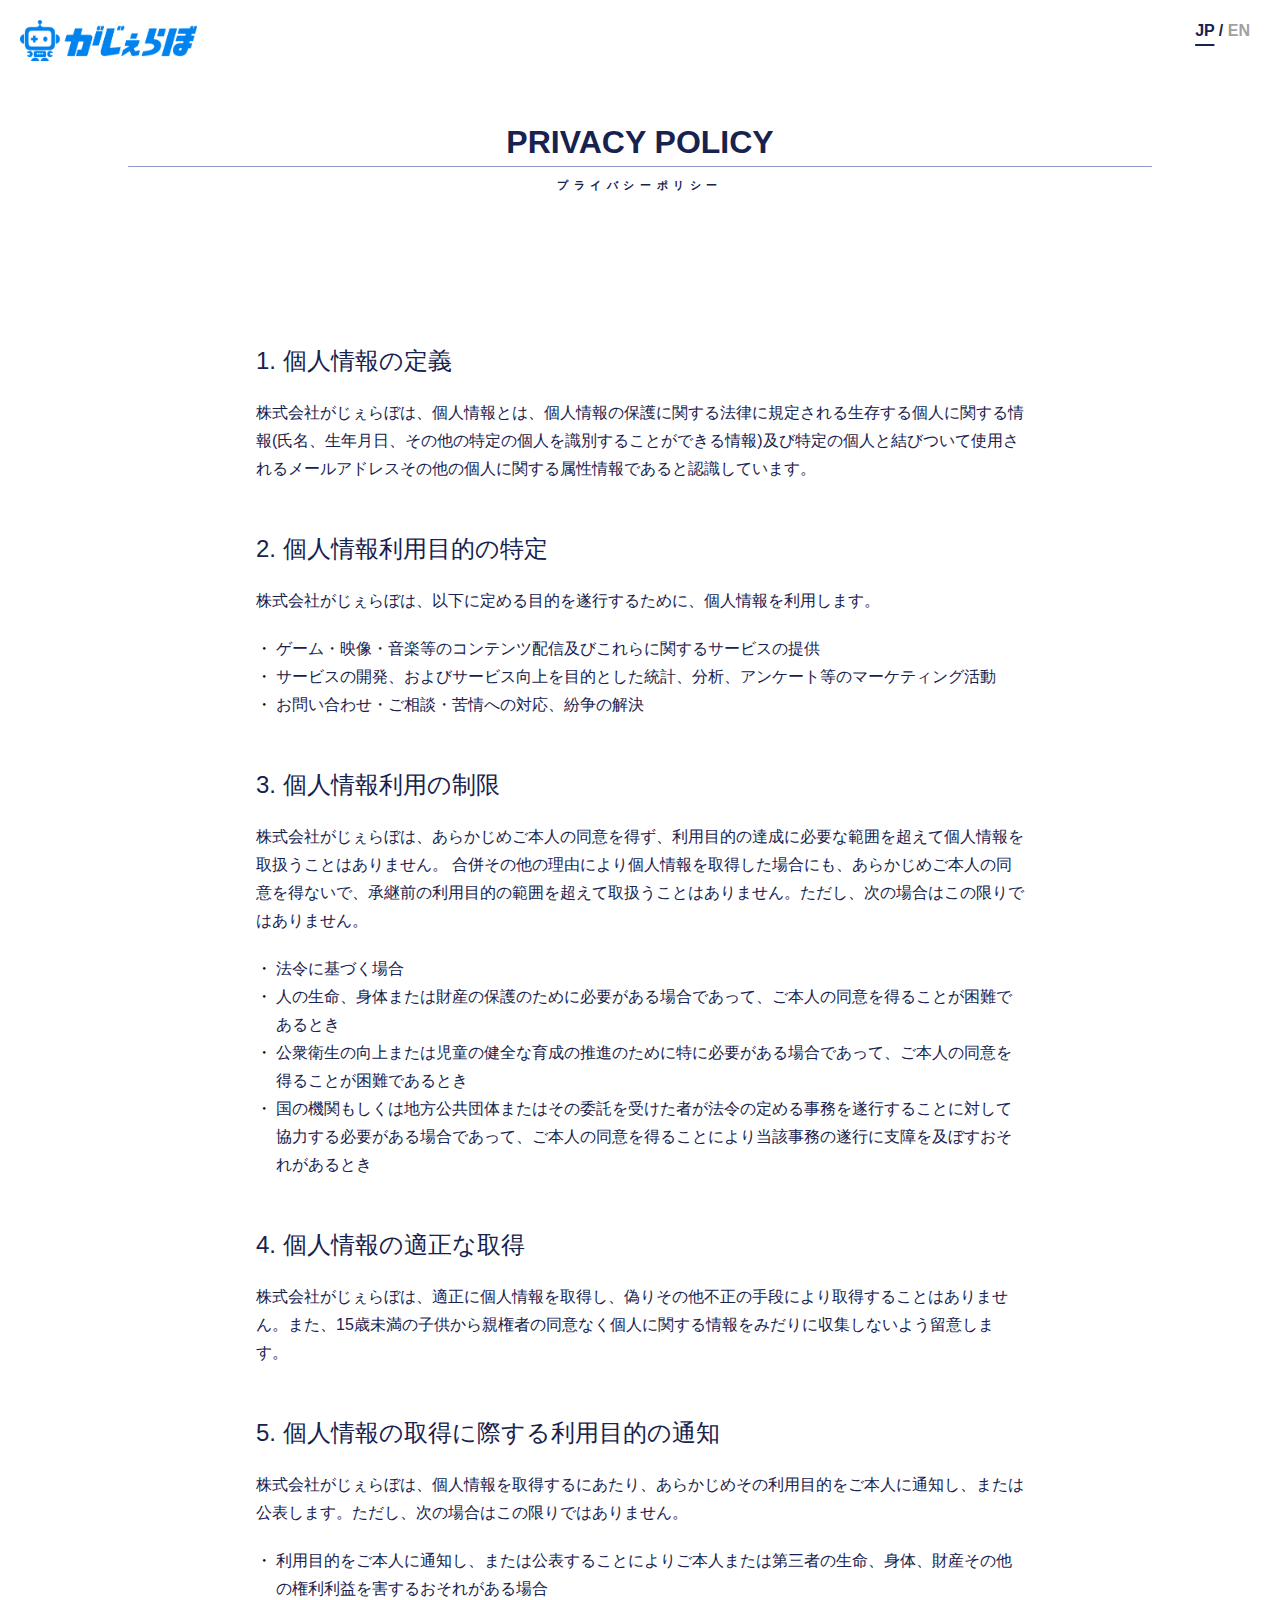
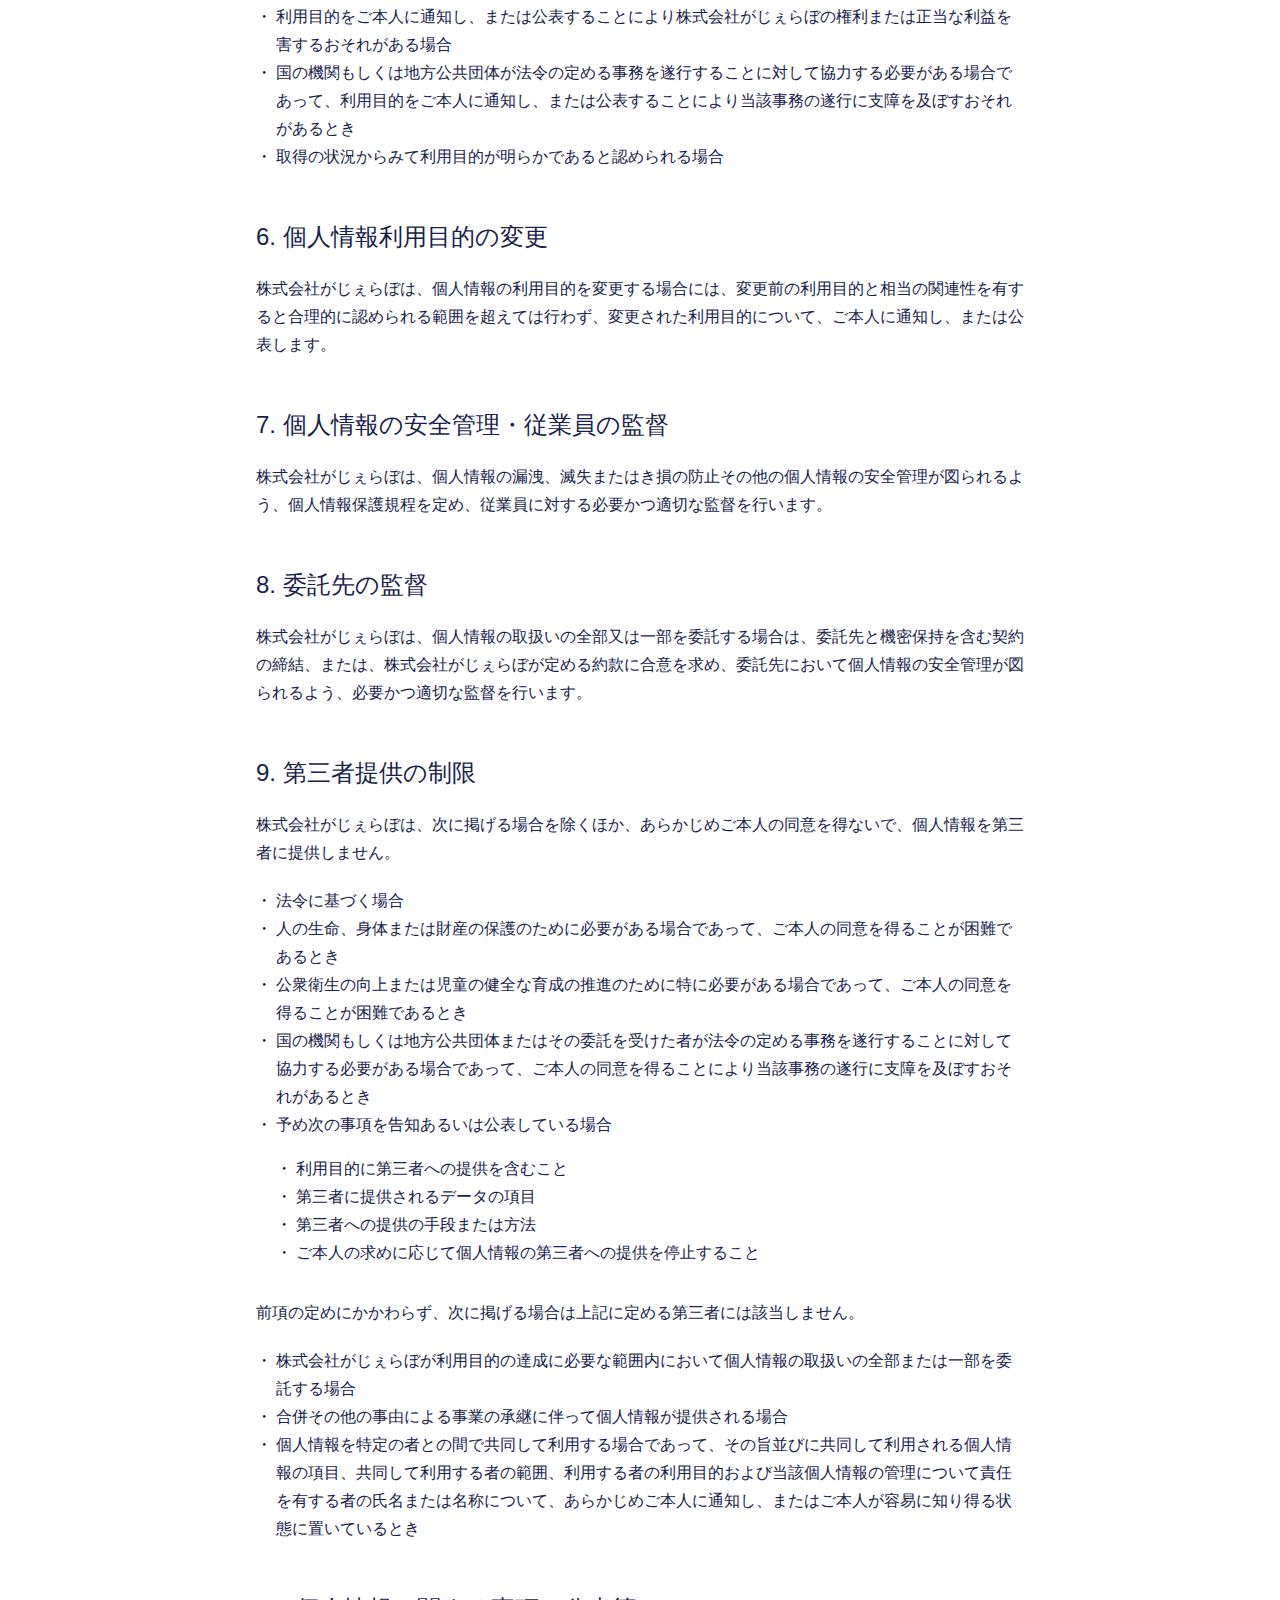
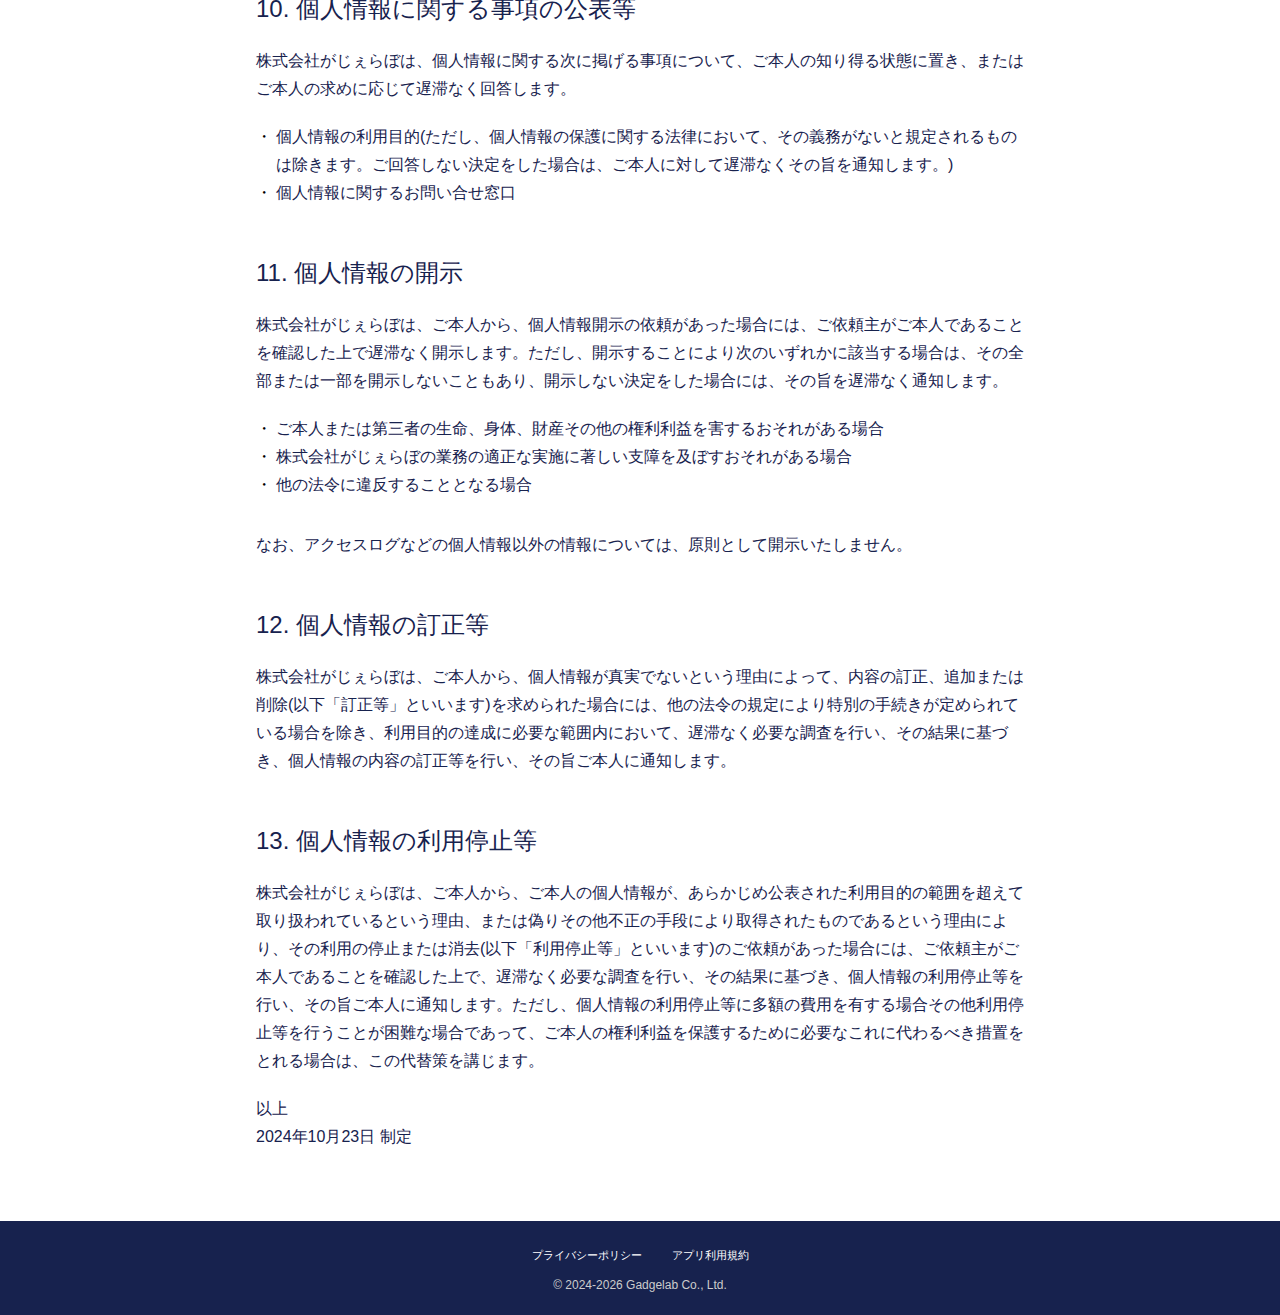
<file: public/privacy_policy.html>
<!DOCTYPE html>
<html lang="ja">
<head>
    <meta charset="UTF-8">
    <meta name="viewport" content="width=device-width, initial-scale=1.0">
	<meta charset="UTF-8">
	<meta http-equiv="X-UA-Compatible" content="IE=edge">
	<meta name="viewport" content="width=device-width, initial-scale=1">
    <title>プライバシーポリシー | 株式会社がじぇらぼ | Gadgelab Co., Ltd.</title>
	
	<meta name="description" content="株式会社がじぇらぼ(Gadgelab Co., Ltd.)の公式サイト。がじぇっとならぼ。">
	<meta name="keywords" content="株式会社がじぇらぼ,  がじぇらぼ, ゲーム, アプリ, インディーゲーム, カジュアルゲーム, ゲーム会社, ハイブリッドカジュアル, ハイパーカジュアル">	
	<meta property="og:title" content="株式会社がじぇらぼ | Gadgelab Co., Ltd." />
	<meta property="og:type" content="website" />
	<meta property="og:url" content="https://gadgelab.co.jp/" />
	<meta property="og:image" content="https://gadgelab.co.jp/img/ogimage.png" />
	<meta property="og:site_name" content="株式会社がじぇらぼ | Gadgelab Co., Ltd." />
	<meta property="og:description" content="株式会社がじぇらぼ(Gadgelab Co., Ltd.)の公式サイト。がじぇっとならぼ。" />
	
	<link rel="shortcut icon" type="image/vnd.microsoft.icon" href="img/favicon.ico">
	<link rel="icon" type="image/vnd.microsoft.icon" href="img/favicon.ico">
	<link rel="apple-touch-icon" sizes="180x180" href="img/touch_icon.png" />
	
	<link href="css/style_privacy_policy.css" rel="stylesheet" type="text/css">
	<link href="css/style_footer.css" rel="stylesheet" type="text/css">		
	<link href="css/style_header.css" rel="stylesheet" type="text/css">	
	<link href="https://fonts.googleapis.com/css?family=Noto+Sans+JP:500,700,900&amp;subset=japanese" rel="stylesheet">
	<link rel="stylesheet" href="https://use.fontawesome.com/releases/v5.8.1/css/all.css" integrity="sha384-50oBUHEmvpQ+1lW4y57PTFmhCaXp0ML5d60M1M7uH2+nqUivzIebhndOJK28anvf" crossorigin="anonymous">
	<script async src="https://pagead2.googlesyndication.com/pagead/js/adsbygoogle.js?client=ca-pub-6864005217549021"
	crossorigin="anonymous"></script>

</head>
<body>
	<header class="header">
		<div class="header_inner">
			<div class="header_logo">
				<a href="index.html"><img src="img/logo.png" alt="株式会社がじぇらぼ"></a>
			</div>
		</div>
		<div class="language-switch">
			<span class="current">JP</span> / <a href="en.html">EN</a>
		</div>
	</header>


	<section id="title" class="title">
		<div class="container">
			<h2>PRIVACY POLICY</h2>
			<hr>
			<h3>プライバシーポリシー</h3>
		</div>
	</section>

	<section id="content" class="content">
		<div class="container">
			<h4>1. 個人情報の定義</h4>
			<p>
				株式会社がじぇらぼは、個人情報とは、個人情報の保護に関する法律に規定される生存する個人に関する情報(氏名、生年月日、その他の特定の個人を識別することができる情報)及び特定の個人と結びついて使用されるメールアドレスその他の個人に関する属性情報であると認識しています。
			</p>
	
			<h4>2. 個人情報利用目的の特定</h4>
			<p>株式会社がじぇらぼは、以下に定める目的を遂行するために、個人情報を利用します。</p>
			<ul>
				<li>ゲーム・映像・音楽等のコンテンツ配信及びこれらに関するサービスの提供</li>
				<li>サービスの開発、およびサービス向上を目的とした統計、分析、アンケート等のマーケティング活動</li>
				<li>お問い合わせ・ご相談・苦情への対応、紛争の解決</li>
			</ul>
	
			<h4>3. 個人情報利用の制限</h4>
			<p>
				株式会社がじぇらぼは、あらかじめご本人の同意を得ず、利用目的の達成に必要な範囲を超えて個人情報を取扱うことはありません。
				合併その他の理由により個人情報を取得した場合にも、あらかじめご本人の同意を得ないで、承継前の利用目的の範囲を超えて取扱うことはありません。ただし、次の場合はこの限りではありません。
			</p>
			<ul>
				<li>法令に基づく場合</li>
				<li>人の生命、身体または財産の保護のために必要がある場合であって、ご本人の同意を得ることが困難であるとき</li>
				<li>公衆衛生の向上または児童の健全な育成の推進のために特に必要がある場合であって、ご本人の同意を得ることが困難であるとき</li>
				<li>国の機関もしくは地方公共団体またはその委託を受けた者が法令の定める事務を遂行することに対して協力する必要がある場合であって、ご本人の同意を得ることにより当該事務の遂行に支障を及ぼすおそれがあるとき</li>
			</ul>
	
			<h4>4. 個人情報の適正な取得</h4>
			<p>
				株式会社がじぇらぼは、適正に個人情報を取得し、偽りその他不正の手段により取得することはありません。また、15歳未満の子供から親権者の同意なく個人に関する情報をみだりに収集しないよう留意します。
			</p>
	
			<h4>5. 個人情報の取得に際する利用目的の通知</h4>
			<p>
				株式会社がじぇらぼは、個人情報を取得するにあたり、あらかじめその利用目的をご本人に通知し、または公表します。ただし、次の場合はこの限りではありません。
			</p>
			<ul>
				<li>利用目的をご本人に通知し、または公表することによりご本人または第三者の生命、身体、財産その他の権利利益を害するおそれがある場合</li>
				<li>利用目的をご本人に通知し、または公表することにより株式会社がじぇらぼの権利または正当な利益を害するおそれがある場合</li>
				<li>国の機関もしくは地方公共団体が法令の定める事務を遂行することに対して協力する必要がある場合であって、利用目的をご本人に通知し、または公表することにより当該事務の遂行に支障を及ぼすおそれがあるとき</li>
				<li>取得の状況からみて利用目的が明らかであると認められる場合</li>
			</ul>
	
			<h4>6. 個人情報利用目的の変更</h4>
			<p>
				株式会社がじぇらぼは、個人情報の利用目的を変更する場合には、変更前の利用目的と相当の関連性を有すると合理的に認められる範囲を超えては行わず、変更された利用目的について、ご本人に通知し、または公表します。
			</p>
	
			<h4>7. 個人情報の安全管理・従業員の監督</h4>
			<p>
				株式会社がじぇらぼは、個人情報の漏洩、滅失またはき損の防止その他の個人情報の安全管理が図られるよう、個人情報保護規程を定め、従業員に対する必要かつ適切な監督を行います。
			</p>
	
			<h4>8. 委託先の監督</h4>
			<p>
				株式会社がじぇらぼは、個人情報の取扱いの全部又は一部を委託する場合は、委託先と機密保持を含む契約の締結、または、株式会社がじぇらぼが定める約款に合意を求め、委託先において個人情報の安全管理が図られるよう、必要かつ適切な監督を行います。
			</p>
	
			<h4>9. 第三者提供の制限</h4>
			<p>
				株式会社がじぇらぼは、次に掲げる場合を除くほか、あらかじめご本人の同意を得ないで、個人情報を第三者に提供しません。
			</p>
			<ul>
				<li>法令に基づく場合</li>
				<li>人の生命、身体または財産の保護のために必要がある場合であって、ご本人の同意を得ることが困難であるとき</li>
				<li>公衆衛生の向上または児童の健全な育成の推進のために特に必要がある場合であって、ご本人の同意を得ることが困難であるとき</li>
				<li>
					国の機関もしくは地方公共団体またはその委託を受けた者が法令の定める事務を遂行することに対して協力する必要がある場合であって、ご本人の同意を得ることにより当該事務の遂行に支障を及ぼすおそれがあるとき
				</li>
				<li>
					予め次の事項を告知あるいは公表している場合
					<ul>
						<li>利用目的に第三者への提供を含むこと</li>
						<li>第三者に提供されるデータの項目</li>
						<li>第三者への提供の手段または方法</li>
						<li>ご本人の求めに応じて個人情報の第三者への提供を停止すること</li>
					</ul>
				</li>
			</ul>
			<p>
				前項の定めにかかわらず、次に掲げる場合は上記に定める第三者には該当しません。
			</p>
			<ul>
				<li>株式会社がじぇらぼが利用目的の達成に必要な範囲内において個人情報の取扱いの全部または一部を委託する場合</li>
				<li>合併その他の事由による事業の承継に伴って個人情報が提供される場合</li>
				<li>
					個人情報を特定の者との間で共同して利用する場合であって、その旨並びに共同して利用される個人情報の項目、共同して利用する者の範囲、利用する者の利用目的および当該個人情報の管理について責任を有する者の氏名または名称について、あらかじめご本人に通知し、またはご本人が容易に知り得る状態に置いているとき
				</li>
			</ul>
	
			<h4>10. 個人情報に関する事項の公表等</h4>
			<p>
				株式会社がじぇらぼは、個人情報に関する次に掲げる事項について、ご本人の知り得る状態に置き、またはご本人の求めに応じて遅滞なく回答します。
			</p>
			<ul>
				<li>
					個人情報の利用目的(ただし、個人情報の保護に関する法律において、その義務がないと規定されるものは除きます。ご回答しない決定をした場合は、ご本人に対して遅滞なくその旨を通知します。)
				</li>
				<li>個人情報に関するお問い合せ窓口</li>
			</ul>
	
			<h4>11. 個人情報の開示</h4>
			<p>
				株式会社がじぇらぼは、ご本人から、個人情報開示の依頼があった場合には、ご依頼主がご本人であることを確認した上で遅滞なく開示します。ただし、開示することにより次のいずれかに該当する場合は、その全部または一部を開示しないこともあり、開示しない決定をした場合には、その旨を遅滞なく通知します。
			</p>
			<ul>
				<li>ご本人または第三者の生命、身体、財産その他の権利利益を害するおそれがある場合</li>
				<li>株式会社がじぇらぼの業務の適正な実施に著しい支障を及ぼすおそれがある場合</li>
				<li>他の法令に違反することとなる場合</li>
			</ul>
			<p>
				なお、アクセスログなどの個人情報以外の情報については、原則として開示いたしません。
			</p>
	
			<h4>12. 個人情報の訂正等</h4>
			<p>
				株式会社がじぇらぼは、ご本人から、個人情報が真実でないという理由によって、内容の訂正、追加または削除(以下「訂正等」といいます)を求められた場合には、他の法令の規定により特別の手続きが定められている場合を除き、利用目的の達成に必要な範囲内において、遅滞なく必要な調査を行い、その結果に基づき、個人情報の内容の訂正等を行い、その旨ご本人に通知します。
			</p>
	
			<h4>13. 個人情報の利用停止等</h4>
			<p>
				株式会社がじぇらぼは、ご本人から、ご本人の個人情報が、あらかじめ公表された利用目的の範囲を超えて取り扱われているという理由、または偽りその他不正の手段により取得されたものであるという理由により、その利用の停止または消去(以下「利用停止等」といいます)のご依頼があった場合には、ご依頼主がご本人であることを確認した上で、遅滞なく必要な調査を行い、その結果に基づき、個人情報の利用停止等を行い、その旨ご本人に通知します。ただし、個人情報の利用停止等に多額の費用を有する場合その他利用停止等を行うことが困難な場合であって、ご本人の権利利益を保護するために必要なこれに代わるべき措置をとれる場合は、この代替策を講じます。
			</p>
	   <!-- 締結情報 -->
	   <p>
		以上<br>
		2024年10月23日 制定<br>
	</p>
	
		</div>
	</section>
	
	<footer>
		<div class="footer-links">
			<ul>
				<li><a href="privacy_policy.html">プライバシーポリシー</a></li>
				<li><a href="app_terms.html">アプリ利用規約</a></li>
			</ul>
		</div>
		<p class="copyright">
			© 2024-<script>document.write(new Date().getFullYear());</script> Gadgelab Co., Ltd.
		</p>
	</footer>
<script src="js/script.js"></script>
</body>
</html>
</file>
<file: public/css/style.css>
/* 全体のリセット */
* {
  margin: 0;
  padding: 0;
  box-sizing: border-box;
}

html, body {
  font-family: 'Arial', sans-serif;
  line-height: 1.6;
  background-color: #ffffff;
  color: #17224E;
  margin: 0;
  padding: 0;
  overflow-x: hidden; /* 横スクロールを無効化 */
  width: 100%;
}

/* common */
hr {
  border: 0; /* デフォルトの線を削除 */
  height: 1px; /* 線の太さを設定 */
  background-color: #8c98cd; /* 線の色を指定 */
  width: 70vw; /* 線の横幅を調整 */
  margin: 10px auto; /* 上下の余白と中央揃え */
  border-radius: 2px; /* 線の角を丸める */
  }
h2 {
  font-size: 2rem;
  margin-bottom: 10px;
  line-height: 0.8; /* 行間を狭くする（フォントサイズの1.2倍） */
  }
h3 {
  font-size: 0.7rem;
  margin-bottom: 50px;
  letter-spacing: 0.5em; /* フォントサイズの10%分の間隔を追加 */
  }

/* kv */

#kv{
	display: flex; /* Flexboxを使用 */
  flex-direction: column; /* 子要素を縦方向に並べる */
	justify-content: center; /* 横方向の中央揃え */
	align-items: center; /* 縦方向の中央揃え */
	height: 100vh; /* 画面全体の高さ */
	background-color: #eef7f9; /* 必要なら背景色を指定 */
	margin: 0; /* セクションの余白をリセット */
  width: 100%; /* 100vwを使わず、親要素の幅いっぱいにする */
  min-width: 100%; /* 予防策として100%を確保 */
}
#kv img {
	width: 90%; /* 横幅を500pxに固定 */
  max-width: 1100px; /* 画像が親要素を超えないようにする */
	height: auto; /* 縦横比を維持 */
	border-radius: 10px; /* 必要に応じて角丸を追加 */
  display: block; /* インライン要素の余白を防ぐ */
  margin: auto; /* 自動で中央配置 */
  }
/* スマホ向けの調整 */
@media (max-width: 768px) {
  #kv img {
    width: 90%; /* ビューポートの80%にする */
  }
}

/* game */
#game {
	display: flex; /* Flexbox を使用 */
	flex-direction: column; /* コンテンツを縦方向に並べる */
	justify-content: center; /* 縦方向の中央揃え */
	align-items: center; /* 横方向の中央揃え */
	height: 50vh; /* セクションを画面全体の高さに設定 */
	background-color: #eef7f9; /* 必要に応じて背景色を設定 */
	color: #17224E; /* テキストカラーを指定 */
	padding: 20px;
	text-align: center; /* 複数行テキストの中央揃え */
  width: 100vw; /* ビューポートの横幅を100%にする */
  min-width: 100%; /* 予防策として100%を確保 */
  }
  #game img {
	width: 400px; /* 横幅を500pxに固定 */
	height: auto; /* 縦横比を維持 */
	border-radius: 10px; /* 角を10px丸める */
	box-shadow: 0 4px 10px rgba(0, 0, 0, 0.0); /* 必要に応じて影を追加 */
	border: 1px solid #6974a5; /* 5pxの濃い灰色の実線 */
  }
  #game p {
	font-size: 1rem;
	line-height: 1.5;
  color: #6974a5; /* テキストカラーを指定 */
  }
  /* company */
#company {
	display: flex; /* Flexbox を使用 */
	flex-direction: column; /* コンテンツを縦方向に並べる */
	justify-content: center; /* 縦方向の中央揃え */
	align-items: center; /* 横方向の中央揃え */
	height: 70vh; /* セクションを画面全体の高さに設定 */
	background-color: #fcfdff; /* 必要に応じて背景色を設定 */
	color: #17224E; /* テキストカラーを指定 */
	padding: 20px;
	text-align: center; /* 複数行テキストの中央揃え */
  width: 100vw; /* ビューポートの横幅を100%にする */
  min-width: 100%; /* 予防策として100%を確保 */
  }
  #company p {
	font-size: 1rem;
	line-height: 1.5;
  }
  /* テーブル全体のスタイル */
.custom-table {
	margin: 0 auto; /* テーブル自体をブラウザの中央に配置 */
	width: 70%;
	border-collapse: collapse; /* 枠線を結合 */
	font-size: 1rem;
	text-align: left;
  }
  
  .custom-table td {
	padding: 10px;
	border-bottom: 1px dashed #8c98cd; /* 下線を破線に設定 */
	vertical-align: top; /* 複数行の場合に上揃え */
  color: #17224E; /* テキストカラーを指定 */
  }

  .custom-table th {
    font-weight: normal;
    white-space: nowrap; /* 折り返しを防ぐ */
    padding: 10px 40px 10px 10px;
    border-bottom: 1px dashed #8c98cd; /* 下線を破線に設定 */
    vertical-align: top; /* 複数行の場合に上揃え */
    color: #17224E; /* テキストカラーを指定 */
  }
  
  /* contact */
  #contact {
    display: flex;
    flex-direction: column;
    justify-content: center; /* 縦方向の中央揃え */
    align-items: center; /* 横方向の中央揃え */
    height: 70vh; /* セクションを画面全体の高さに設定 */
    background-color: #eef7f9; /* 必要に応じて背景色を設定 */
    color: #17224E; /* テキストカラーを指定 */
    padding: 20px;
    text-align: center; /* 複数行テキストの中央揃え */
    width: 100vw; /* ビューポートの横幅を100%にする */
    min-width: 100%; /* 予防策として100%を確保 */
    }
  
/* フォームコンテナ */
.form-container {
    width: 90%; /* 画面幅の90%を使う */
    max-width: 600px; /* 最大幅を制限 */
    margin: 0 auto;
    display: flex;
    flex-direction: column; /* 強制的に縦並び */
    gap: 10px; /* 適度な余白 */
}

/* ラベルと入力欄をまとめる */
.form-group {
    display: flex;
    flex-direction: row; /* ラベルと入力欄を横並びに */
    align-items: center; /* ラベルと入力欄を縦方向に中央揃え */
    justify-content: flex-start;
    width: 100%; /* 親要素幅いっぱいに対応 */
    gap: 10px; /* ラベルと入力欄の間隔 */
}

/* ラベル部分 */
.form-group label {
    flex: 0 0 180px; /* ラベルの幅を固定 */
    text-align: left; /* 左揃え */
    font-weight: bold;
    white-space: nowrap; /* ラベルの折り返しを防ぐ */
}

/* お問い合わせ内容だけを上寄せにする */
.form-group.textarea-group {
    align-items: flex-start;
}

/* 入力欄部分 */
.form-group input,
.form-group textarea {
    flex: 1;
    width: 100%;
    padding: 10px;
    font-size: 14px;
    border: 1px solid #ccc;
    border-radius: 5px;
    box-sizing: border-box;
}

/* テキストエリアの特別調整 */
.textarea-group {
  align-items: flex-start;
}
.textarea-group textarea {
  min-height: 100px;
  height: auto;
  box-sizing: border-box;
  padding: 10px;
}

/* テキストエリア（特別な高さを設定） */
textarea {
    resize: vertical;
    height: 100px;
}

.label-text {
  display: inline-block;
  white-space: nowrap; /* 改行を防止 */
}

.required-mark {
  display: inline-block;
  color: red; /* 必須マークの赤色 */
  margin-left: 5px; /* ラベルと必須マークの間隔を調整 */
  font-size: 0.75rem; /* 文字サイズを小さく（例: 12px相当） */
  vertical-align: top; /* 文字を少し上寄せに調整（任意） */
}

/* 送信ボタン */
.submit-container {
    text-align: center;
    margin-top: 20px;
}

.submit {
    background-color: #ffffff;
    color: #17224E;
    padding: 10px 50px;
    border: 1px solid #17224E;
    border-radius: 5px;
    font-size: 16px;
    cursor: pointer;
    transition: background-color 0.3s, color 0.3s;
}

/* ホバー時のスタイル */
.submit:hover {
    background-color: #f0f0f0;
    border-color: #666666;
}

/* エラーコンテナ */
#error-container {
  display: none; /* 初期状態では非表示 */
  background-color: transparent; /* 背景を透明に */
  color: red; /* テキストカラーを赤に設定 */
  padding: 10px;
  margin-bottom: 20px; /* ボタンとの間隔 */
  font-size: 0.875rem; /* 少し小さめの文字サイズ */
  list-style-type: none; /* リストマークを削除 */
  border: none; /* 枠線を削除 */
}

/* エラーメッセージのリスト */
.error-list {
  margin: 0;
  padding: 0;
  list-style: none; /* リストマークを削除 */
}

.error-list li {
  margin-bottom: 5px; /* 各エラーメッセージの間隔 */
  font-weight: bold;
}

/* 入力フィールドのエラースタイル */
.error {
  border: 2px solid red; /* 赤い枠線でエラーを強調 */
  outline: none;
}
/* スマホ（600px以下）での調整 */
@media (max-width: 600px) {
  .form-group {
      flex-direction: column; /* ラベルと入力欄を縦並び */
      align-items: flex-start;
      gap: 5px; /* 行間を狭める */
  }

  .form-group label {
      flex: none; /* 幅を固定しない */
      width: 100%; /* スマホでは100%幅に */
      text-align: left; /* 左寄せ */
  }

  .form-group input,
  .form-group textarea {
      width: 100%; /* 幅いっぱいに */
  }
  .textarea-group textarea {
    height: 120px;
    min-height: 100px;
  }
  #game {
    height: 80vh; /* スマホのときは高さを150vhに */
  }

  #company,
  #contact {
    height: 100vh; /* スマホのときは高さを150vhに */
  }
  #game img {
    width: 80%; /* 横幅を500pxに固定 */
    }
  .custom-table {
    width: 90%;
    }
  hr {
    width: 90vw; /* 線の横幅を調整 */
    }
}
</file>
<file: public/css/style_footer.css>
/* footer */
footer {
  background-color: #17224E; /* フッターの背景色 */
  color: #fff; /* テキスト色 */
  text-align: center; /* テキストの中央揃え */
  padding: 20px 10px; /* フッター全体の余白 */
  font-family: Arial, sans-serif;
}

/* リンク部分のスタイル */
.footer-links ul {
  list-style: none; /* リストのデフォルトスタイルを削除 */
  padding: 0;
  margin: 0;
  display: flex; /* 横並び */
  justify-content: center; /* 横方向の中央揃え */
  align-items: center; /* 縦方向の中央揃え */
  gap: 30px; /* リンク間のスペース */
}

.footer-links a {
  text-decoration: none; /* リンクの下線を削除 */
  color: #fff; /* リンクの色 */
  font-size: 0.7rem; /* フォントサイズ */
}

.footer-links a:hover {
  color: #8c98cd; /* ホバー時の色変更 */
}

/* ロゴ部分 */
.footer-logo img {
  width: 120px; /* ロゴの幅 */
  height: auto;
  margin: 10px auto;
  display: block; /* 中央揃え */
}

/* 著作権部分のスタイル */
footer p {
  font-size: 12px;
  margin-top: 10px;
  color: #ccc;
}
</file>
<file: public/css/style_header.css>
/* header */
header {
	position: absolute;
	top: 0;
	left: 0;
	width: 100%;
	height: 80px; /* ヘッダーの高さ */
	background-color: transparent; /* 必要に応じて背景色を設定 */
  }
  
  .header_logo {
	position: absolute;
	top: 10px; /* 上からの余白 */
	left: 10px; /* 左からの余白 */
  }
  
  .header_logo img {
	width: 180px; /* 横幅を200pxに指定 */
  width: 20%; /* 横幅を500pxに固定 */
	height: auto; /* 高さは画像の比率を保ったまま自動調整 */
  margin-top: 10px;    /* 上側 */
  margin-left: 10px;    /* 左側 */
  }

  /* スマホ向けの調整 */
  @media (max-width: 768px) {
    .header_logo img {
      width: 20%; /* ビューポートの80%にする */
    }
  }

.language-switch {
    position: absolute;
    top: 18px;
    right: 30px;
    font-weight: bold;
    font-size: 16px; /* 文字サイズを大きくする */
}

.language-switch a {
    text-decoration: none;
    color: #a1a1a1;
}

.language-switch a:hover {
    text-decoration: underline;
}

/* 下線を太くする */
.current {
    color: #17224E;
    text-decoration: underline;
    text-decoration-thickness: 2px; /* 下線の太さを指定 */
    font-weight: bold;
    cursor: default;
    text-underline-offset: 8px; /* 下線とテキストの間隔調整 */
}


/* レスポンシブ対応 */
@media (max-width: 768px) {
  header h1 {
    font-size: 1.5rem;
  }
  .section {
    padding: 0.5rem;
  }
  .header_logo img {
    width: 120px; /* スマホでの適切なサイズ */
  }
}
</file>
<file: public/css/style_appterms.css>
/* 全体のリセット */
* {
  margin: 0;
  padding: 0;
  box-sizing: border-box;
}

body {
  font-family: 'Arial', sans-serif;
  line-height: 1.6;
  background-color: #ffffff;
  color: #17224E;
  margin: 0;
  padding: 0;
}
  /* common */
  hr {
    border: 0; /* デフォルトの線を削除 */
    height: 1px; /* 線の太さを設定 */
    background-color: #555; /* 線の色を指定 */
    width: 80vw; /* 線の横幅を調整 */
    border-radius: 2px; /* 線の角を丸める */
    margin: 10px auto; /* 上下の余白と中央揃え */
    }
  h2 {
    font-size: 2rem;
    margin-bottom: 10px;
    line-height: 0.8; /* 行間を狭くする（フォントサイズの1.2倍） */
    text-align: center; /* 複数行テキストの中央揃え */
    margin: 130px 0 auto; /* 上下の余白と中央揃え */
    }
  h3 {
	  font-size: 0.7rem;
	  letter-spacing: 0.5em; /* フォントサイズの10%分の間隔を追加 */
    text-align: center; /* 複数行テキストの中央揃え */
    margin-bottom: 100px;
    }
   h4 {
    font-size: 1.5rem;
    line-height: 1.5;
    text-align: left;
    margin: 3rem 0 1rem auto; /* 上下の余白と中央揃え */
    font-weight: normal;
    }

  /* content */
  #content {
    display: flex; /* Flexbox を使用 */
    flex-direction: column; /* 縦方向に並べる */
    align-items: center; /* 中央揃え */
    background-color: #ffffff;
    color: #17224E;
    width: 60%; /* 幅を60%に統一 */
    margin: 50px auto; /* 上下の余白を確保しつつ中央揃え */

  }
#content p{
  font-size: 1rem;
  line-height: 1.75;
  text-align: left;
  margin: 20px auto; /* 上下の余白と中央揃え */
  }

#content ul {
  list-style: none; /* デフォルトの「・」を非表示にする */
  padding-left: 0;
}
#content ol {
  list-style-type: decimal; /* 番号の形式を指定 */
  list-style-position: outside; /* 番号をリスト項目の外側に配置 */
  padding-left: 2.5em; /* リスト全体の余白を調整 */
}
#content ol li{
  text-indent: 0; /* 負のインデントを解除 */
  margin-left: 0; /* 左余白を調整 */
  line-height: 1.6; /* 行間を少し広げる（任意） */
}

#content li {
  position: relative; /* 擬似要素の基準位置を設定 */
  font-weight: normal; /* 太字を解除 */
  line-height: 1.75;
}
@media (max-width: 600px) {
  #content{
    width: 80%; /* 幅を60%に統一 */
  }
}
</file>
<file: public/css/style_privacy_policy.css>
/* 全体のリセット */
* {
  margin: 0;
  padding: 0;
  box-sizing: border-box;
}

body {
  font-family: 'Arial', sans-serif;
  line-height: 1.6;
  background-color: #ffffff;
  color: #17224E;
  margin: 0;
  padding: 0;
}

  /* common */
  hr {
    border: 0; /* デフォルトの線を削除 */
    height: 1px; /* 線の太さを設定 */
    background-color: #8c98cd; /* 線の色を指定 */
    width: 80vw; /* 線の横幅を調整 */
    border-radius: 2px; /* 線の角を丸める */
    margin: 10px auto; /* 上下の余白と中央揃え */
    }
  h2 {
    font-size: 2rem;
    margin-bottom: 10px;
    line-height: 0.8; /* 行間を狭くする（フォントサイズの1.2倍） */
    text-align: center; /* 複数行テキストの中央揃え */
    margin: 130px 0 auto; /* 上下の余白と中央揃え */
    }
  h3 {
	  font-size: 0.7rem;
	  letter-spacing: 0.5em; /* フォントサイズの10%分の間隔を追加 */
    text-align: center; /* 複数行テキストの中央揃え */
    margin-bottom: 100px;
    }
   h4 {
    font-size: 1.5rem;
    line-height: 1.5;
    text-align: left;
    margin: 3rem 0 1rem auto; /* 上下の余白と中央揃え */
    font-weight: normal;
    }


  /* content */
#content {
  display: flex; /* Flexbox を使用 */
  flex-direction: column; /* 縦方向に並べる */
  align-items: center; /* 中央揃え */
  background-color: #ffffff;
  color: #17224E;
  width: 60%; /* 幅を60%に統一 */
  margin: 50px auto; /* 上下の余白を確保しつつ中央揃え */

  }
#content p{
  font-size: 1rem;
  line-height: 1.75;
  text-align: left;
  margin: 20px auto; /* 上下の余白と中央揃え */
  }

#content ul {
  list-style: none; /* デフォルトの「・」を非表示にする */
  padding-left: 0;
  margin: 1rem auto 2rem auto;
}

#content li {
  position: relative; /* 擬似要素の基準位置を設定 */
  font-weight: normal; /* 太字を解除 */
  padding-left: 20px; /* 擬似要素のスペースを確保 */
  line-height: 1.75;
}
#content li::before {
  content: '・'; /* 「・」を擬似要素で作成 */
  position: absolute;
  left: 0;
  color: black; /* 色を調整 */
  font-size: 1rem; /* サイズを調整 */
  font-weight: normal; /* 太字を解除 */
}
@media (max-width: 600px) {
  #content{
    width: 80%; /* 幅を60%に統一 */
  }
  }
</file>
